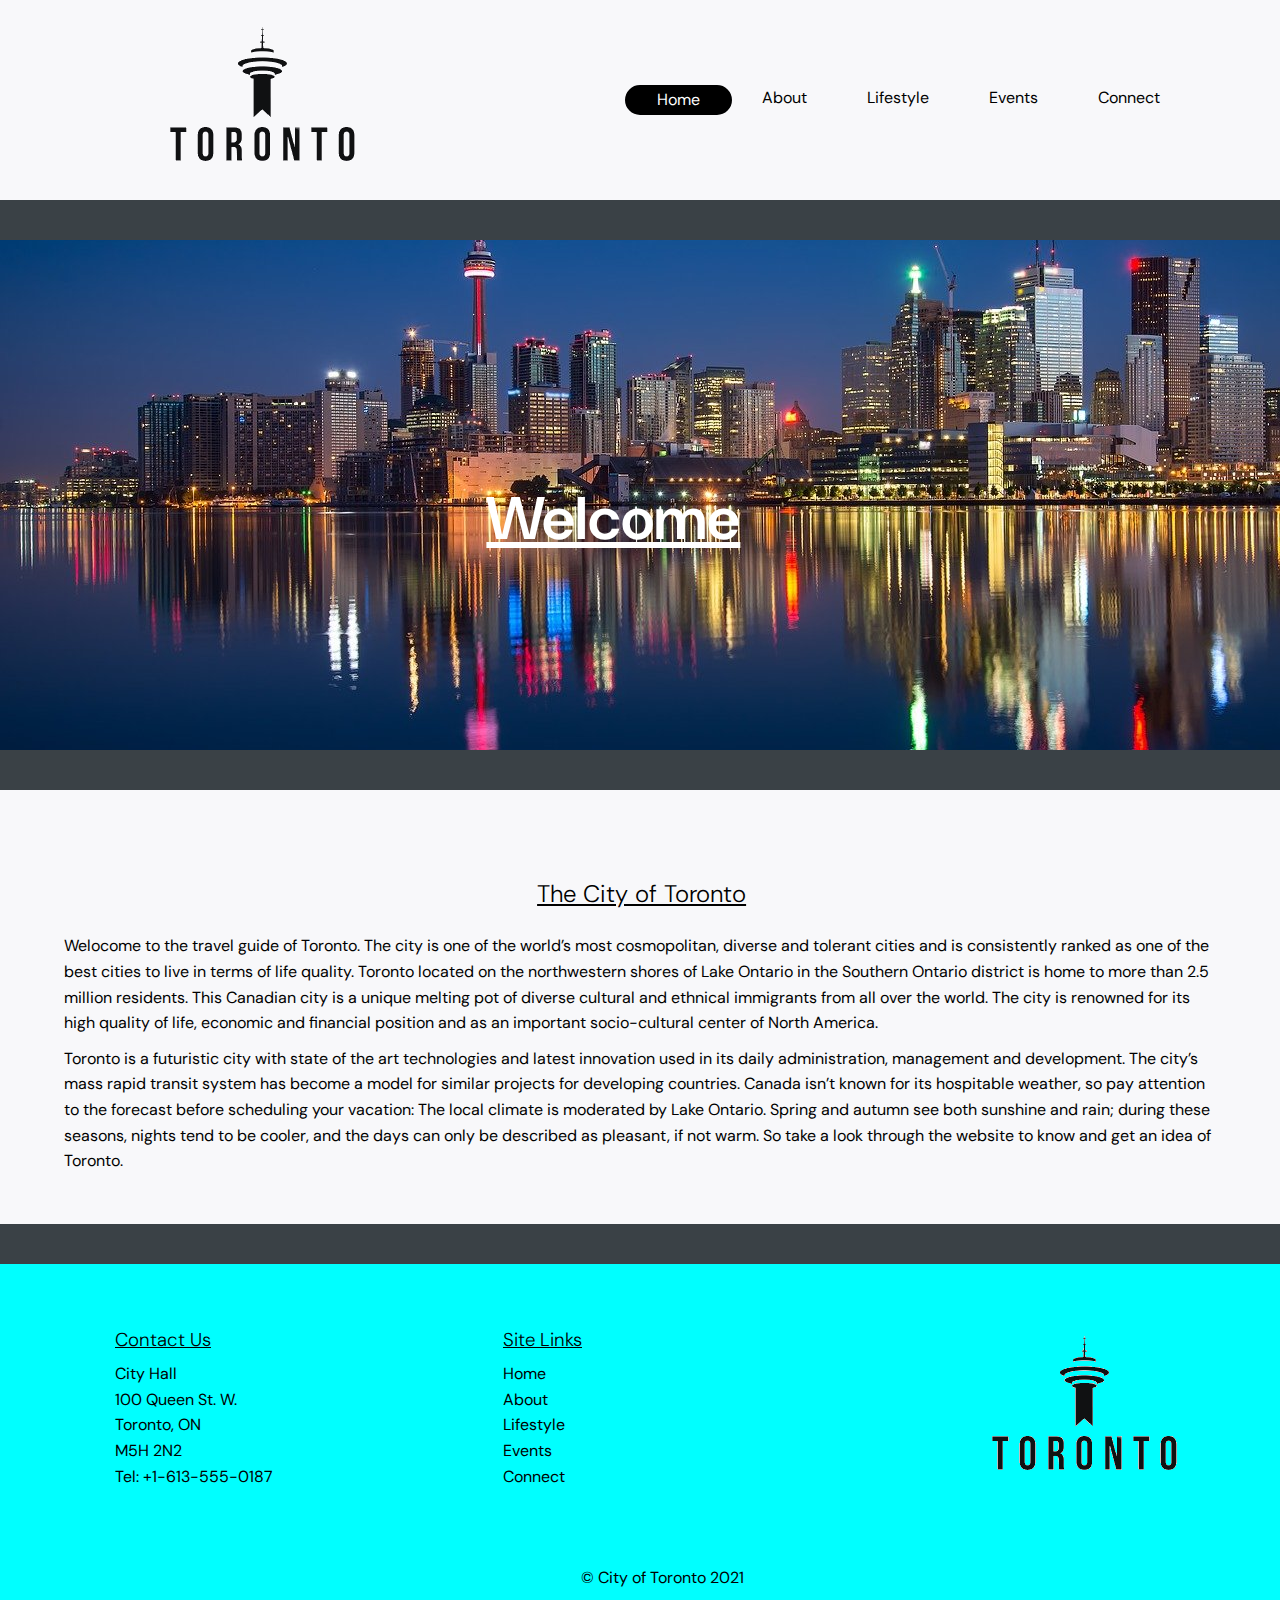
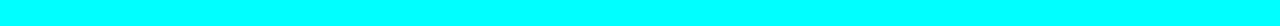
<file: index.html>
<!DOCTYPE html>
<html lang="en">
<head>
    <meta charset="UTF-8">
    <meta http-equiv="X-UA-Compatible" content="IE=edge">
    <meta name="viewport" content="width=device-width, initial-scale=1.0">
    <link rel="stylesheet" href="https://cdnjs.cloudflare.com/ajax/libs/font-awesome/5.15.3/css/all.min.css" integrity="sha512-iBBXm8fW90+nuLcSKlbmrPcLa0OT92xO1BIsZ+ywDWZCvqsWgccV3gFoRBv0z+8dLJgyAHIhR35VZc2oM/gI1w==" crossorigin="anonymous" />
    <link rel="stylesheet" href="style.css">
    <title>City Of Toronto</title>
    <link rel="icon" href="./images/Torontologo.png" type="image/x-icon">
</head>
<body>
    <header class="navbar">
        <div class="container flex">
            <img src="./images/Torontologo.png" alt="Toronto logo">
            <nav>
                <ul>
                    <li class="pagetab"><a href="index.html">Home</a></li>
                    <li><a href="about.html">About</a></li>
                    <li><a href="lifestyle.html">Lifestyle</a></li>
                    <li><a href="events.html">Events</a></li>
                    <li><a href="connect.html">Connect</a></li>
                </ul>
            </nav>
        </div>
    </header>
    
    <div class="divbar1">
    </div>

    <section class="mainimage">
        <img src="./images/homeimage.jpg" alt="homeimage">
        <h1>Welcome</h1>
    </section>

    <article>
        <h2>The City of Toronto</h2>
        <p>
            Welocome to the travel guide of Toronto. The city is one of the world’s most cosmopolitan, diverse and tolerant cities and is consistently ranked as one of the best cities to live in terms of life quality. Toronto located on the northwestern shores of Lake Ontario in the Southern Ontario district is home to more than 2.5 million residents. This Canadian city is a unique melting pot of diverse cultural and ethnical immigrants from all over the world. The city is renowned for its high quality of life, economic and financial position and as an important socio-cultural center of North America.
        </p>    
        <p>
            Toronto is a futuristic city with state of the art technologies and latest innovation used in its daily administration, management and development. The city’s mass rapid transit system has become a model for similar projects for developing countries. Canada isn’t known for its hospitable weather, so pay attention to the forecast before scheduling your vacation: The local climate is moderated by Lake Ontario. Spring and autumn see both sunshine and rain; during these seasons, nights tend to be cooler, and the days can only be described as pleasant, if not warm. So take a look through the website to know and get an idea of Toronto.
      
        </p>
    </article>

    <footer class="navbar">
        <div class="container2 flex2">
            <ul>
                <li><h3>Contact Us</h3></li>
                <li>City Hall</li>
                <li>100 Queen St. W.</li>
                <li>Toronto, ON</li>
                <li>M5H 2N2</li>
                <li>Tel: +1-613-555-0187</li>
            </ul>
            
            <nav>
                <ul>
                    <li><h3>Site Links</h3></li>
                    <li><a href="index.html">Home</a></li>
                    <li><a href="about.html">About</a></li>
                    <li><a href="lifestyle.html">Lifestyle</a></li>
                    <li><a href="events.html">Events</a></li>
                    <li><a href="connect.html">Connect</a></li>
                </ul>
            </nav>
            <img src="./images/Torontologo.png" alt="Torontologo">
        </div>

        
        <div class="socials">
            <a href="https://www.facebook.com/cityofto/"><i class="fab fa-facebook grow"></i></a>
            <a href="https://twitter.com/cityoftoronto"><i class="fab fa-twitter-square grow"></i></a>
            <a href="https://www.instagram.com/cityofto/"><i class="fab fa-instagram grow"></i></a>
            © City of Toronto 2021
        </div>
    </footer>
</body>
</html>
</file>
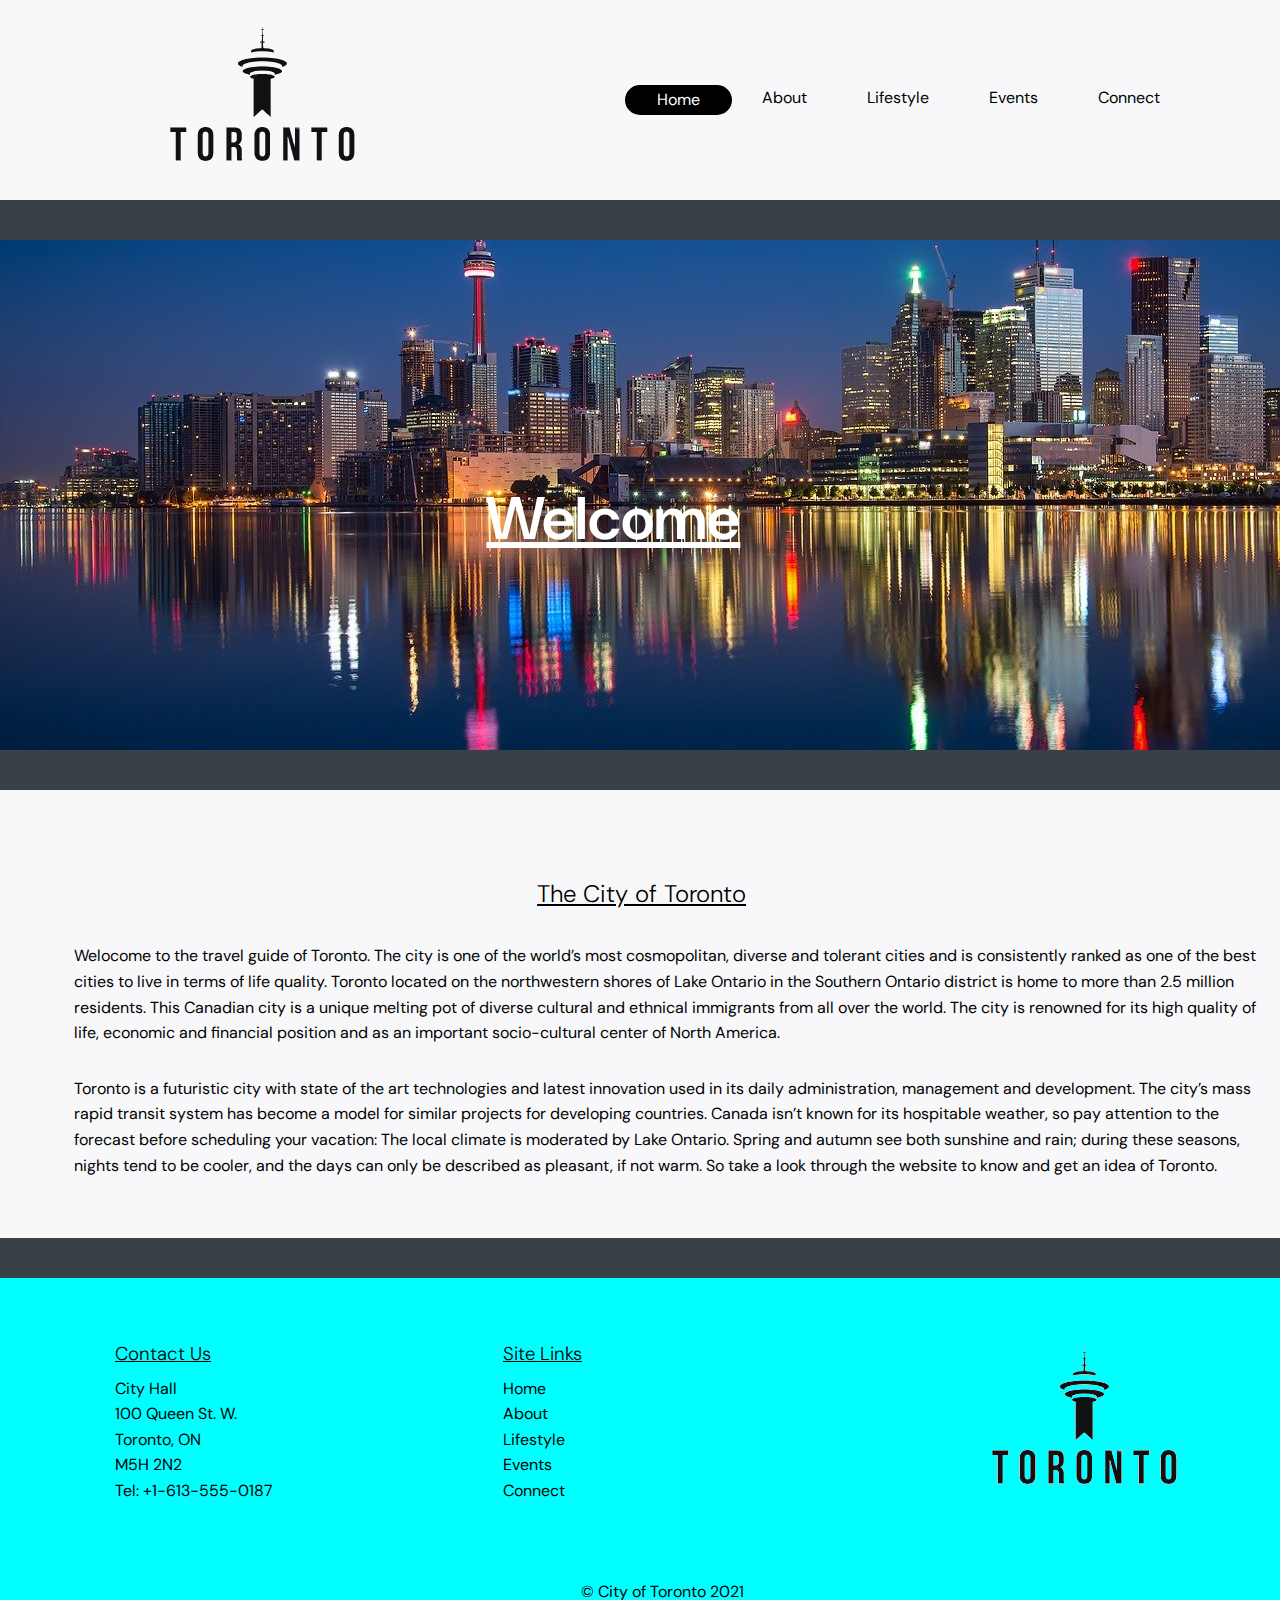
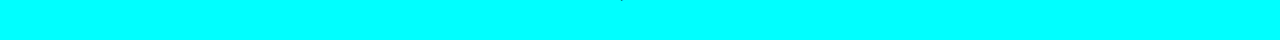
<file: Assignment/index.html>
<!DOCTYPE html>
<html lang="en">
<head>
    <meta charset="UTF-8">
    <meta http-equiv="X-UA-Compatible" content="IE=edge">
    <meta name="viewport" content="width=device-width, initial-scale=1.0">
    <link rel="stylesheet" href="https://cdnjs.cloudflare.com/ajax/libs/font-awesome/5.15.3/css/all.min.css" integrity="sha512-iBBXm8fW90+nuLcSKlbmrPcLa0OT92xO1BIsZ+ywDWZCvqsWgccV3gFoRBv0z+8dLJgyAHIhR35VZc2oM/gI1w==" crossorigin="anonymous" />
    <link rel="stylesheet" href="style.css">
    <title>City Of Toronto</title>
    <link rel="icon" href="./images/Torontologo.png" type="image/x-icon">
</head>
<body>
    <header class="navbar">
        <div class="container flex">
            <img src="./images/Torontologo.png" alt="Toronto logo">
            <nav>
                <ul>
                    <li class="pagetab"><a href="index.html">Home</a></li>
                    <li><a href="about.html">About</a></li>
                    <li><a href="lifestyle.html">Lifestyle</a></li>
                    <li><a href="events.html">Events</a></li>
                    <li><a href="connect.html">Connect</a></li>
                </ul>
            </nav>
        </div>
    </header>
    
    <div class="divbar1">
    </div>

    <section class="mainimage">
        <img src="./images/homeimage.jpg" alt="homeimage">
        <h1>Welcome</h1>
    </section>

    <article>
        <h2>The City of Toronto</h2>
        <p>
            Welocome to the travel guide of Toronto. The city is one of the world’s most cosmopolitan, diverse and tolerant cities and is consistently ranked as one of the best cities to live in terms of life quality. Toronto located on the northwestern shores of Lake Ontario in the Southern Ontario district is home to more than 2.5 million residents. This Canadian city is a unique melting pot of diverse cultural and ethnical immigrants from all over the world. The city is renowned for its high quality of life, economic and financial position and as an important socio-cultural center of North America.
        </p>    
        <p>
            Toronto is a futuristic city with state of the art technologies and latest innovation used in its daily administration, management and development. The city’s mass rapid transit system has become a model for similar projects for developing countries. Canada isn’t known for its hospitable weather, so pay attention to the forecast before scheduling your vacation: The local climate is moderated by Lake Ontario. Spring and autumn see both sunshine and rain; during these seasons, nights tend to be cooler, and the days can only be described as pleasant, if not warm. So take a look through the website to know and get an idea of Toronto.
      
        </p>
    </article>

    <footer class="navbar">
        <div class="container2 flex2">
            <ul>
                <li><h3>Contact Us</h3></li>
                <li>City Hall</li>
                <li>100 Queen St. W.</li>
                <li>Toronto, ON</li>
                <li>M5H 2N2</li>
                <li>Tel: +1-613-555-0187</li>
            </ul>
            
            <nav>
                <ul>
                    <li><h3>Site Links</h3></li>
                    <li><a href="index.html">Home</a></li>
                    <li><a href="about.html">About</a></li>
                    <li><a href="lifestyle.html">Lifestyle</a></li>
                    <li><a href="events.html">Events</a></li>
                    <li><a href="connect.html">Connect</a></li>
                </ul>
            </nav>
            <img src="./images/Torontologo.png" alt="Torontologo">
        </div>

        
        <div class="socials">
            <a href="https://www.facebook.com/cityofto/"><i class="fab fa-facebook grow"></i></a>
            <a href="https://twitter.com/cityoftoronto"><i class="fab fa-twitter-square grow"></i></a>
            <a href="https://www.instagram.com/cityofto/"><i class="fab fa-instagram grow"></i></a>
            © City of Toronto 2021
        </div>
    </footer>
</body>
</html>
</file>
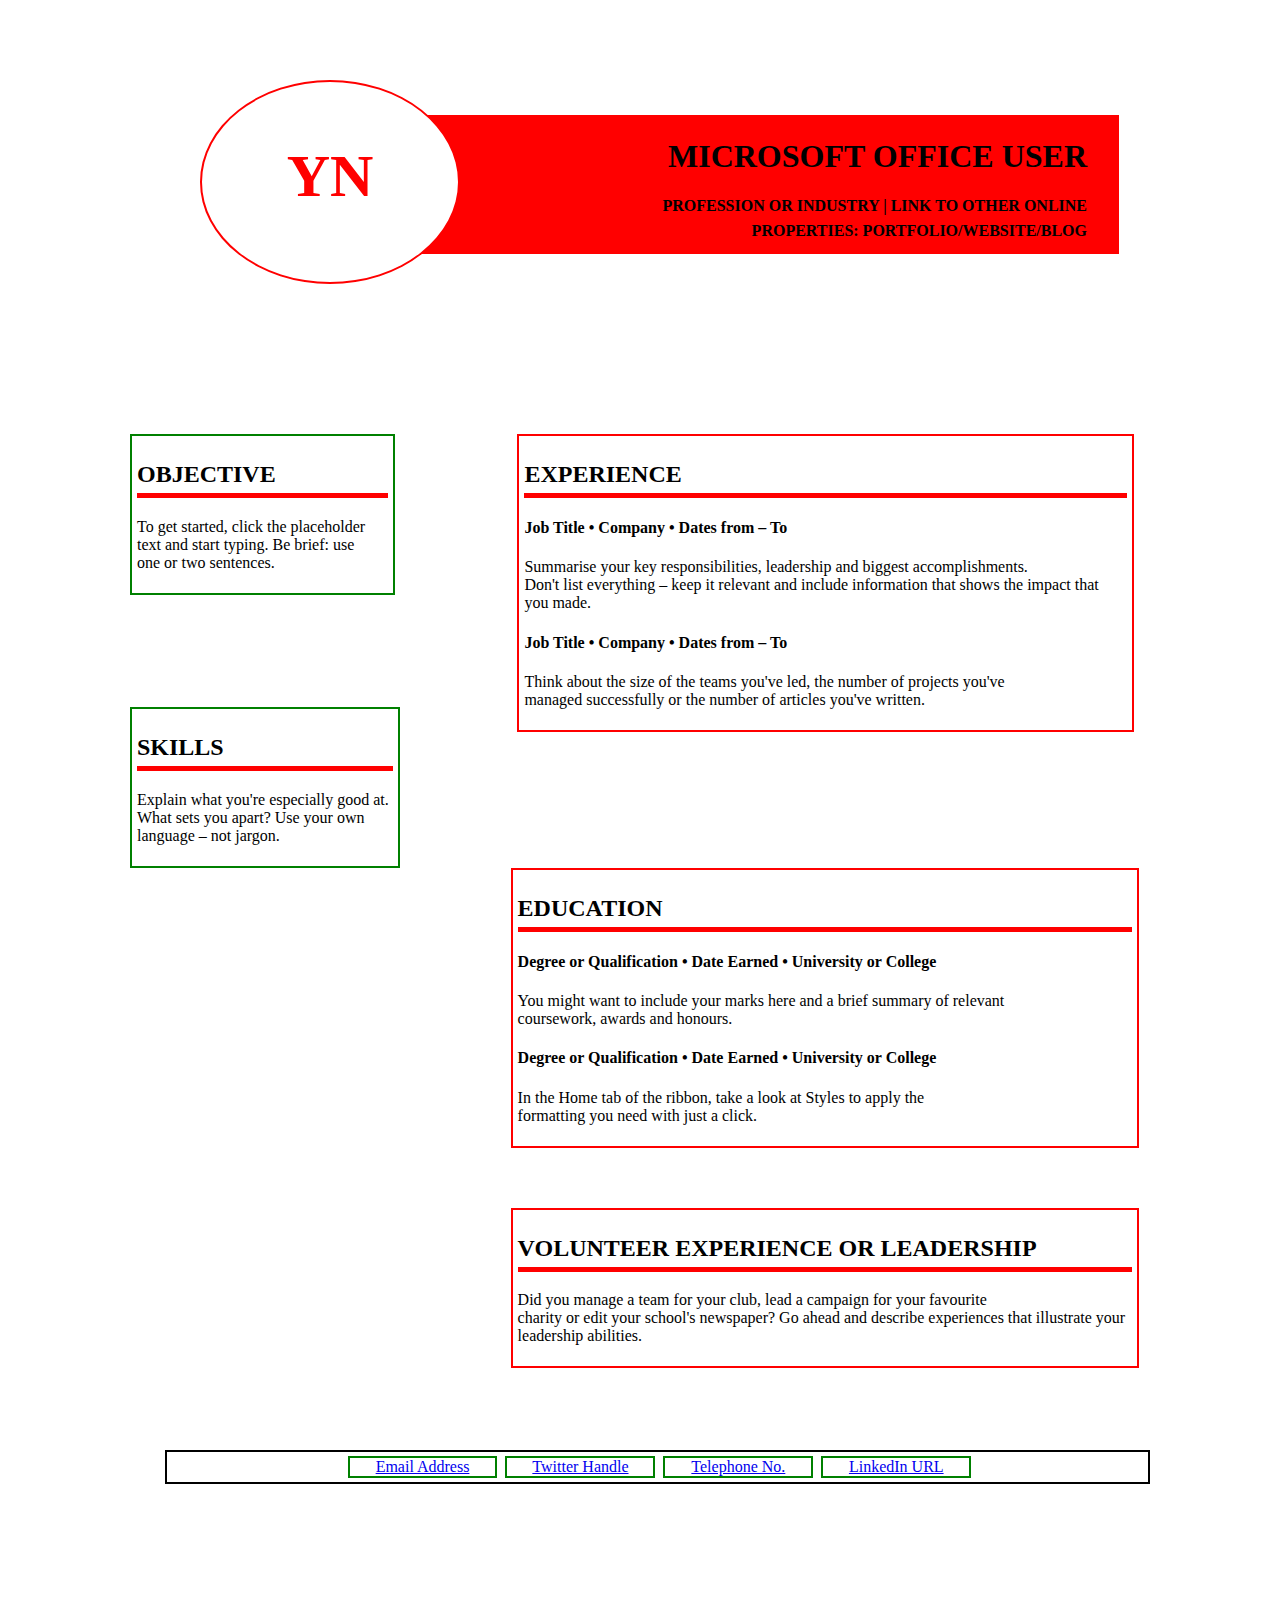
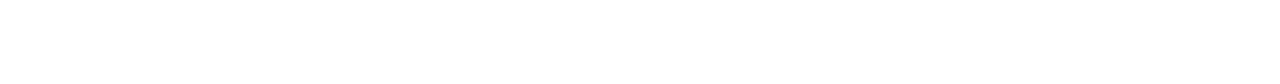
<file: resume html/index.html>
<!DOCTYPE html>
<html>
<head>
  <title>resume</title>
</head>
<body style=" width: 80%; margin-top: 80px; margin-left: 120px; margin-right: 20px; margin-bottom: 200px;">
<div>
<header style="border: 2px solid red; border-radius: 50%; float: left; width: 20%; height: 200px; position: absolute; left: 200px; background-color: white;">
  <h1 style="text-align: center; padding-top: 20px; font-size: 60px; color: red; ">YN</h1>
</header>
<header style="border: 2px solid red; float: right; width: 75%; height: 125px; margin-bottom: 180px; margin-top: 35px; margin-right: 25px; background-color: red; position: relative; z-index: -1; padding-bottom: 10px;">
  <h1 style="text-align: right; padding-right: 30px;">MICROSOFT OFFICE USER</h1>
  <h4 style="text-align: right; padding-right: 30px; ;">PROFESSION OR INDUSTRY | LINK TO OTHER ONLINE <p style="line-height: 0px">PROPERTIES: PORTFOLIO/WEBSITE/BLOG</p></h4>
</header>
</div>
<br>
  <section style="width: 98%; margin-top: 20px; padding: 10px;">
    <aside style="width: 25%; border: 2px solid green; height: 100%; display: inline-block; padding: 5px;">
      <h2 style="border-bottom: 5px solid red; padding-bottom: 5px;">OBJECTIVE</h2>
      <p>To get started, click the placeholder text and start typing. Be brief: use<br>one or two sentences.
      </p>
    </aside>

    <article style="width: 60%; border: 2px solid red; height: 100%; float: right; display: inline-block; padding: 5px;">
      <h2 style="border-bottom: 5px solid red; padding-bottom: 5px;">EXPERIENCE</h2>
      <h4>Job Title &bull; Company &bull; Dates from – To</h4>
      <p>Summarise your key responsibilities, leadership and biggest accomplishments.<br>Don't list everything – keep it relevant and include information that shows the impact that you made.
      </p>
      <h4>Job Title &bull; Company &bull; Dates from – To</h4>
      <p>Think about the size of the teams you've led, the number of projects you've <br> managed successfully or the number of articles you've written.
      </p>
    </article>
  </section>

<br> <br> <br> <br>

  <section style="width: 100%; margin-top: 20px; padding: 10px;">
    <aside style="width: 25%; border: 2px solid green; height: 100%; display: inline-block; padding: 5px;">
      <h2 style="border-bottom: 5px solid red; padding-bottom: 5px;">SKILLS</h2>
      <p>Explain what you're especially good at. What sets you apart? Use your own<br> language – not jargon.</p>
    </aside>

    <article style="width: 60%; border: 2px solid red; height: 100%; margin-right: 15px; float: right; display: inline-block; padding: 5px;">
      <h2 style="border-bottom: 5px solid red; padding-bottom: 5px;">EDUCATION</h2>
      <h4>Degree or Qualification &bull; Date Earned &bull; University or College</h4>
      <p>You might want to include your marks here and a brief summary of relevant <br>coursework, awards and honours.
      </p>

      <h4>Degree or Qualification &bull; Date Earned &bull; University or College</h4>
      <p>In the Home tab of the ribbon, take a look at Styles to apply the <br>formatting you need with just a click.
      </p>
    </article>
    </section>

<br> <br> <br> <br>

  <section style="width: 100%; margin-top: 20px; padding: 10px;">
    <article style="width: 60%; border: 2px solid red; height: 100%; margin: 60px 15px 20px 20px; float: right; display: inline-block; padding: 5px;">
      <h2 style="border-bottom: 5px solid red; padding-bottom: 5px;">VOLUNTEER EXPERIENCE OR LEADERSHIP</h2>
      <p>Did you manage a team for your club, lead a campaign for your favourite <br>charity or edit your school's newspaper? Go ahead and describe experiences that illustrate your leadership abilities.</p>
    </article>
  </section>

        <nav style="width: 95%; padding: 4px; border: 2px solid black; margin-top: 460px; margin-left: 45px;text-align: center;">
          <a href="https://login.yahoo.com/" style="display:inline-block; width: 15%; border: 2px solid green; margin-left: 4px;">Email Address</a>
          <a href="https://twitter.com/?lang=en" style="display:inline-block; width: 15%; border: 2px solid green; margin-left: 4px;">Twitter Handle</a>
          <a href="./telephone.html" style="display:inline-block; width: 15%; border: 2px solid green; margin-left: 4px;">Telephone No.</a>
          <a href="https://www.linkedin.com/" style="display:inline-block; width: 15%; border: 2px solid green; margin-left: 4px;">LinkedIn URL</a>
        </nav>

</body>
</html>
</file>
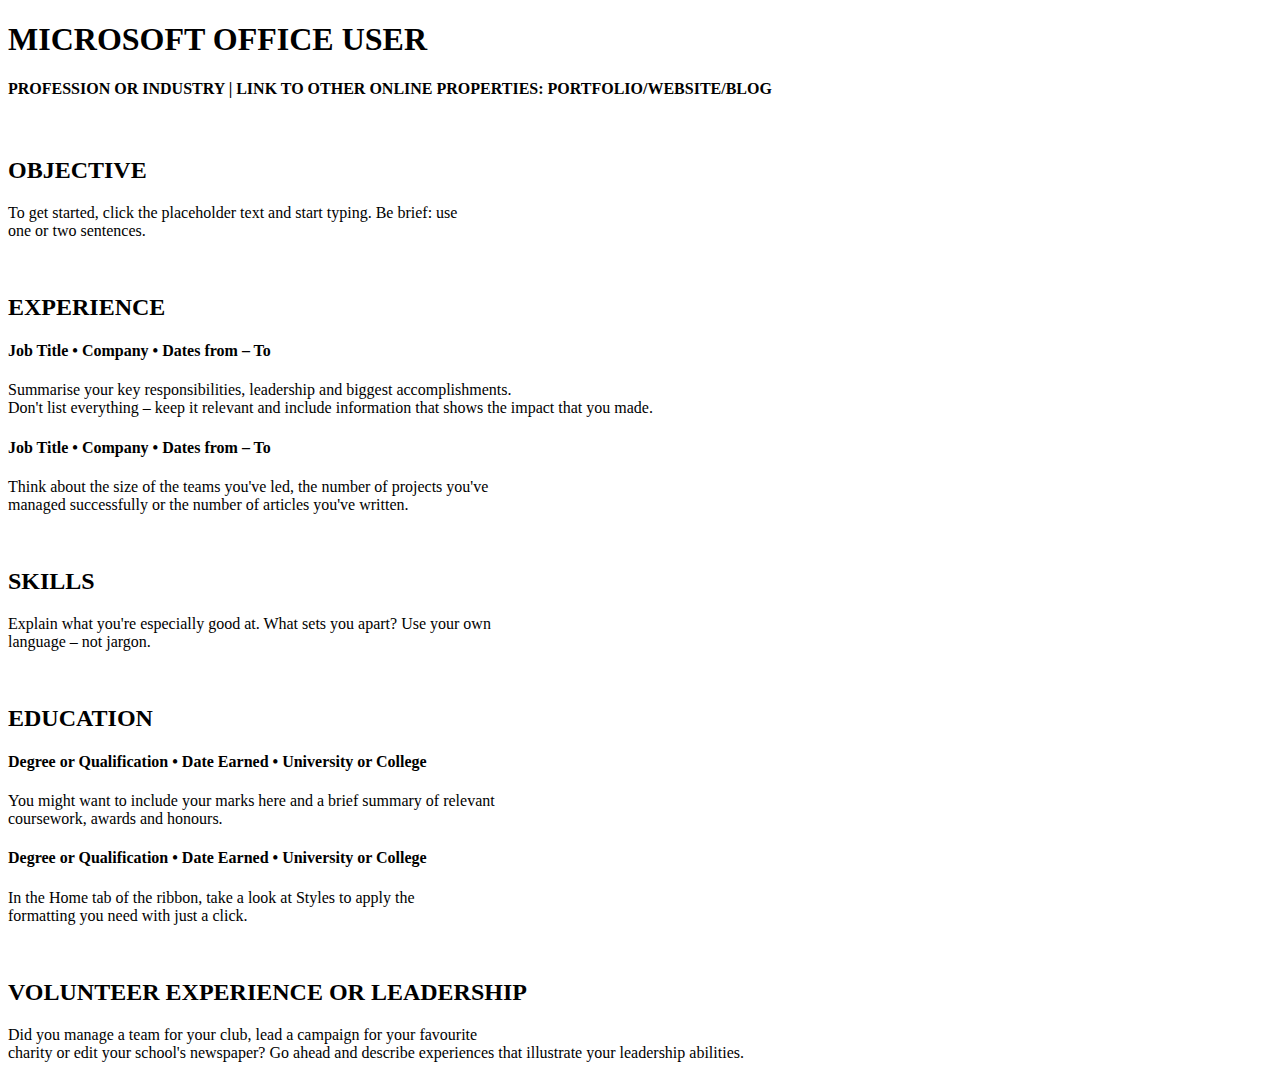
<file: 1stresume.html>
<!DOCTYPE html>
<html>
<head>
  <title>resume</title>
</head>
<body>
<header>
  <h1>MICROSOFT OFFICE USER</h1>
  <h4>PROFESSION OR INDUSTRY | LINK TO OTHER ONLINE PROPERTIES: PORTFOLIO/WEBSITE/BLOG</h4>
</header>
<br>
<div>
  <h2>OBJECTIVE</h2>
  <p>To get started, click the placeholder text and start typing. Be brief: use<br>one or two sentences.
  </p>
</div>
<br>
<div>
  <h2>EXPERIENCE</h2>
  <h4>Job Title &bull; Company &bull; Dates from – To</h4>
  <p>Summarise your key responsibilities, leadership and biggest accomplishments.<br>Don't list everything – keep it relevant and include information that shows the impact that you made.
  </p>

  <h4>Job Title &bull; Company &bull; Dates from – To</h4>
  <p>Think about the size of the teams you've led, the number of projects you've <br>managed successfully or the number of articles you've written.
  </p>
</div>
<br>
<div>
  <h2>SKILLS</h2>
  <p>Explain what you're especially good at. What sets you apart? Use your own<br> language – not jargon.</p>
  </div>
<br>
<div>
  <h2>EDUCATION</h2>
  <h4>Degree or Qualification &bull; Date Earned &bull; University or College</h4>
  <p>You might want to include your marks here and a brief summary of relevant <br>coursework, awards and honours.
  </p>

  <h4>Degree or Qualification &bull; Date Earned &bull; University or College</h4>
  <p>In the Home tab of the ribbon, take a look at Styles to apply the <br>formatting you need with just a click.
  </p>
</div>
<br>
<div>
  <h2>VOLUNTEER EXPERIENCE OR LEADERSHIP</h2>
  <p>Did you manage a team for your club, lead a campaign for your favourite <br>charity or edit your school's newspaper? Go ahead and describe experiences that illustrate your leadership abilities.</p>
</div>
</body>
</html>
</file>
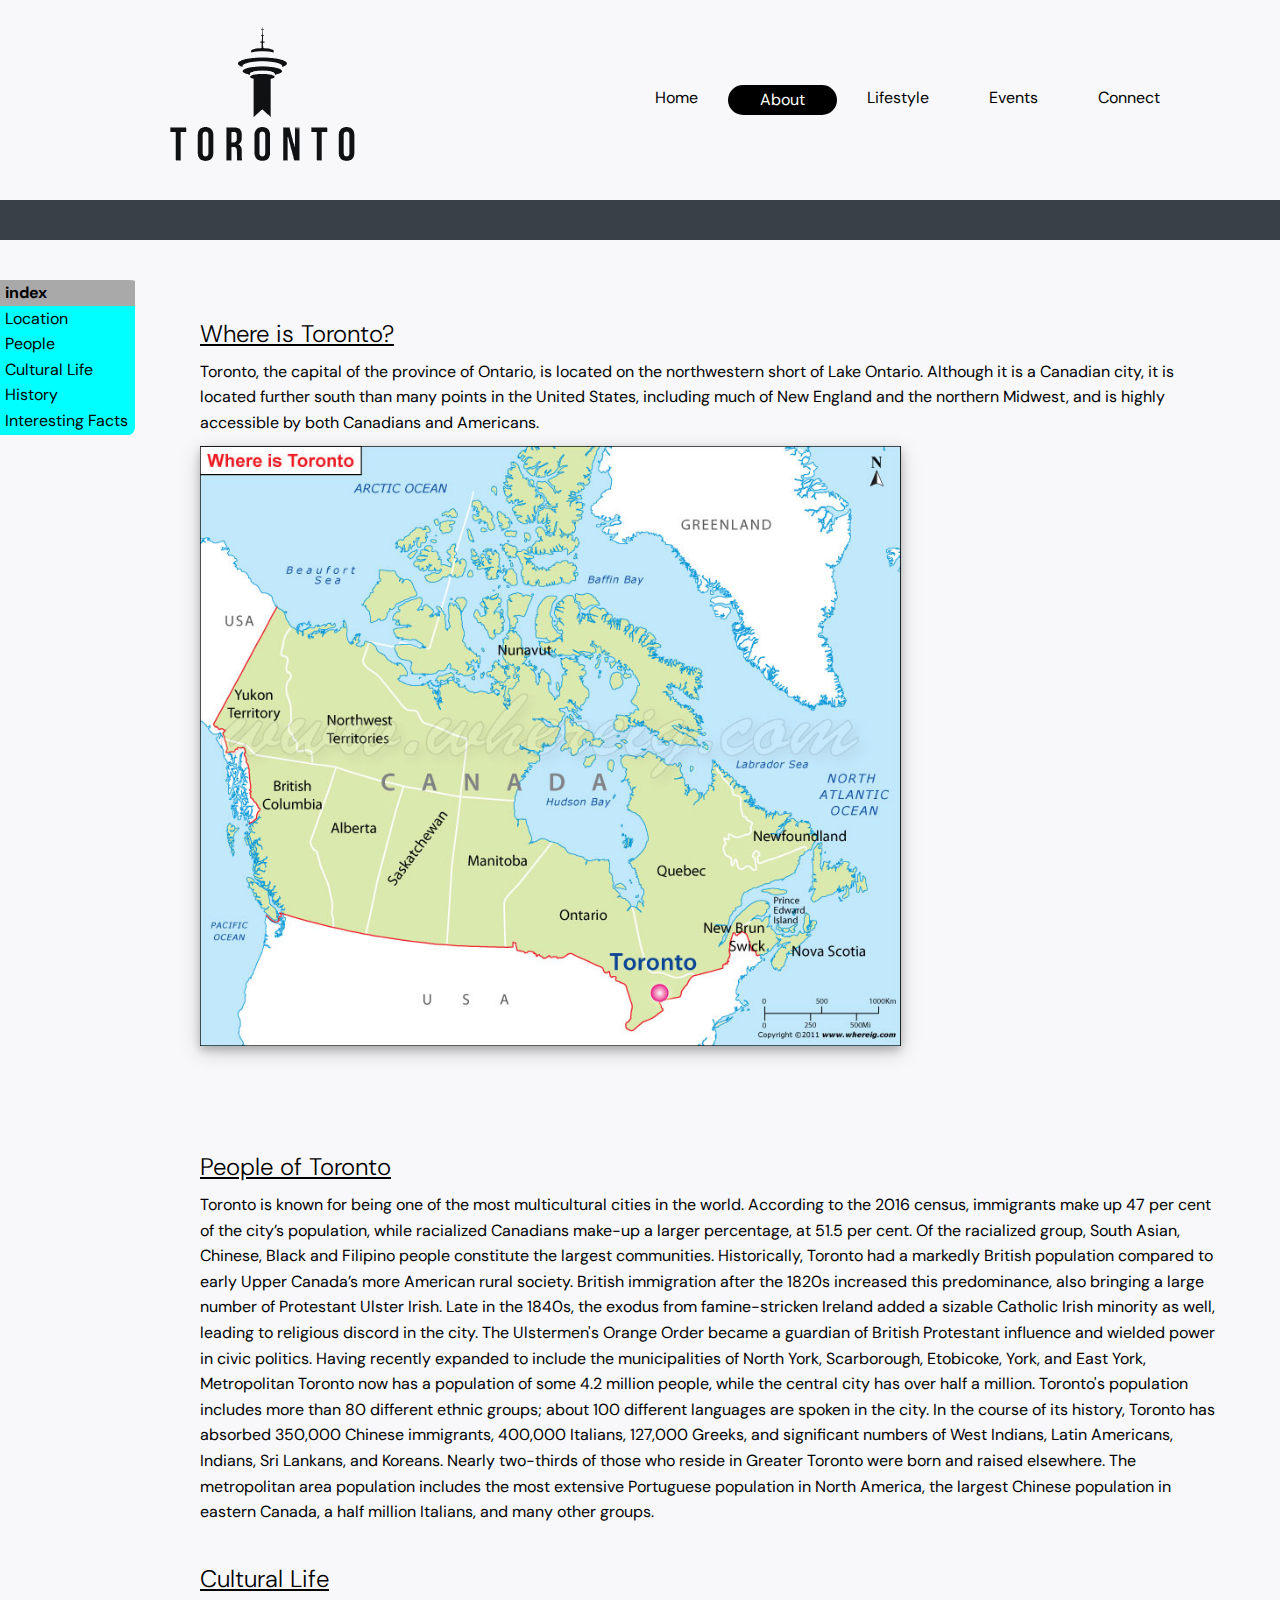
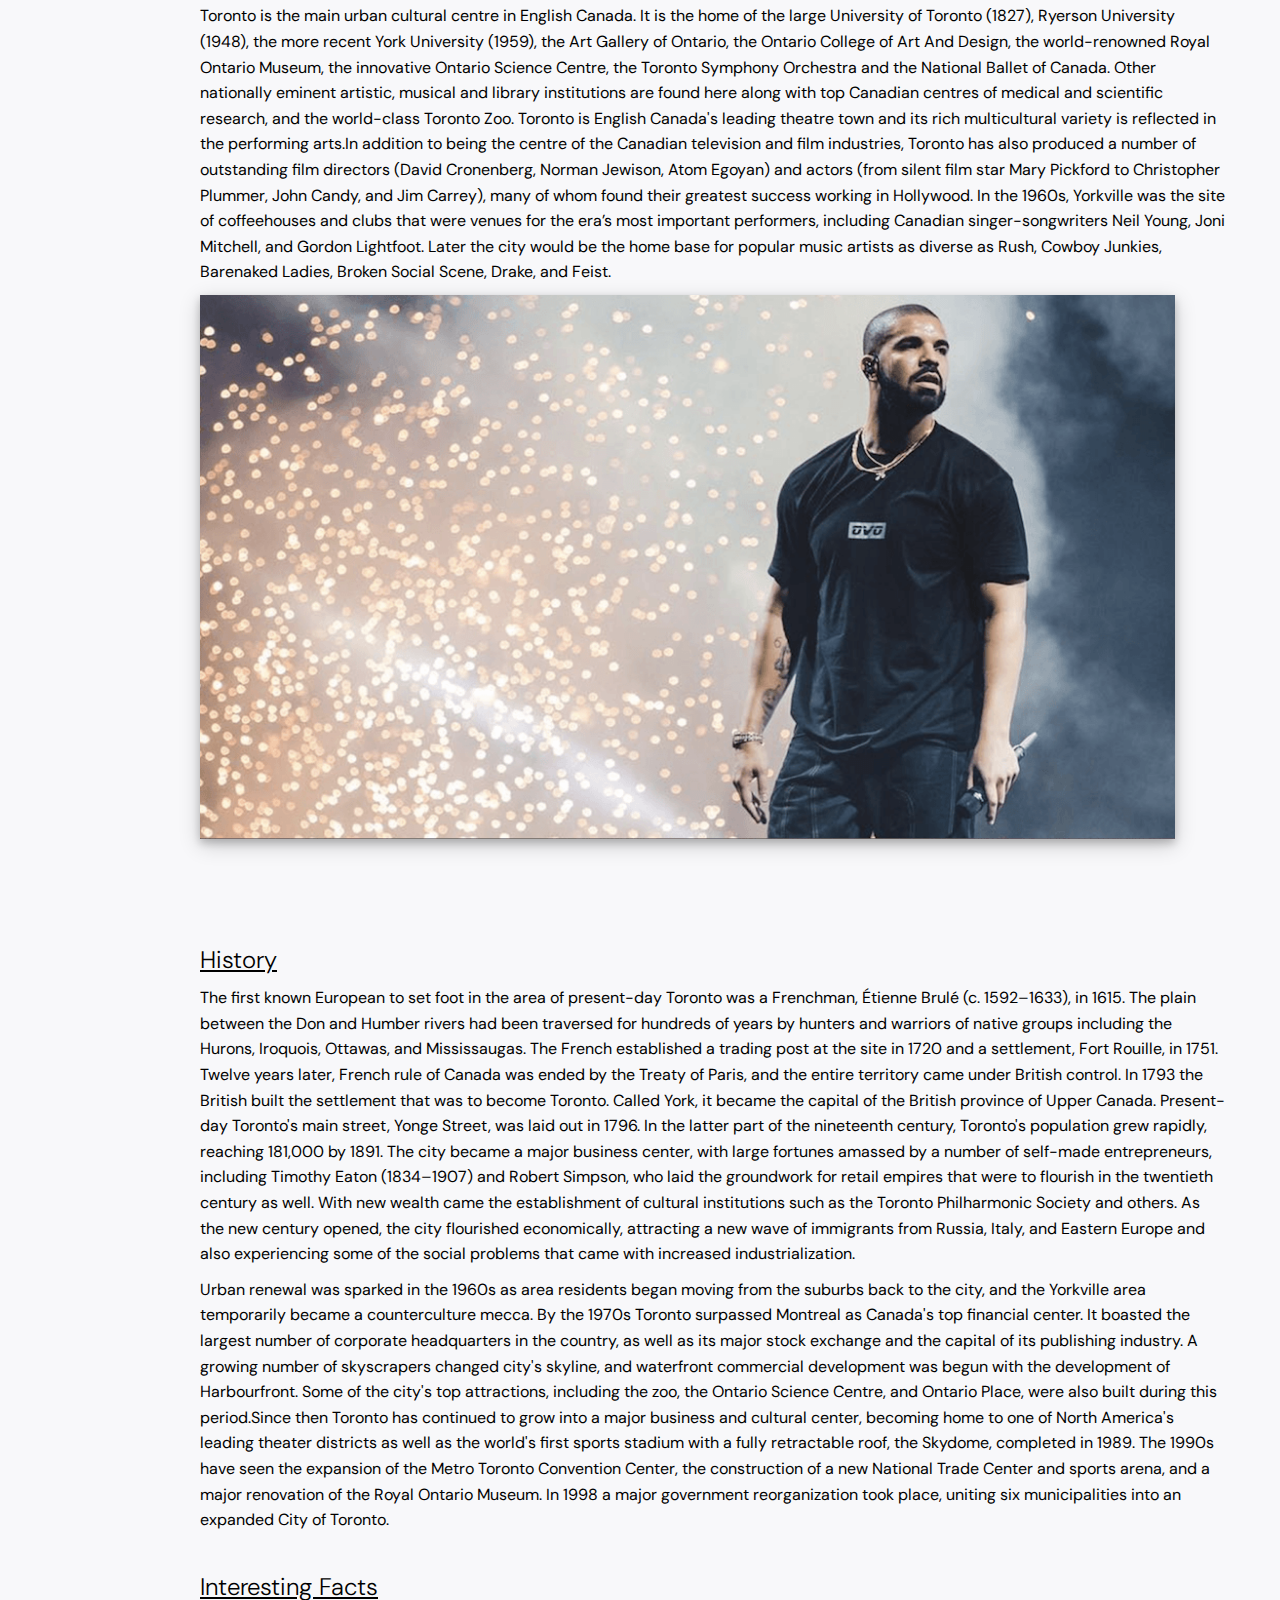
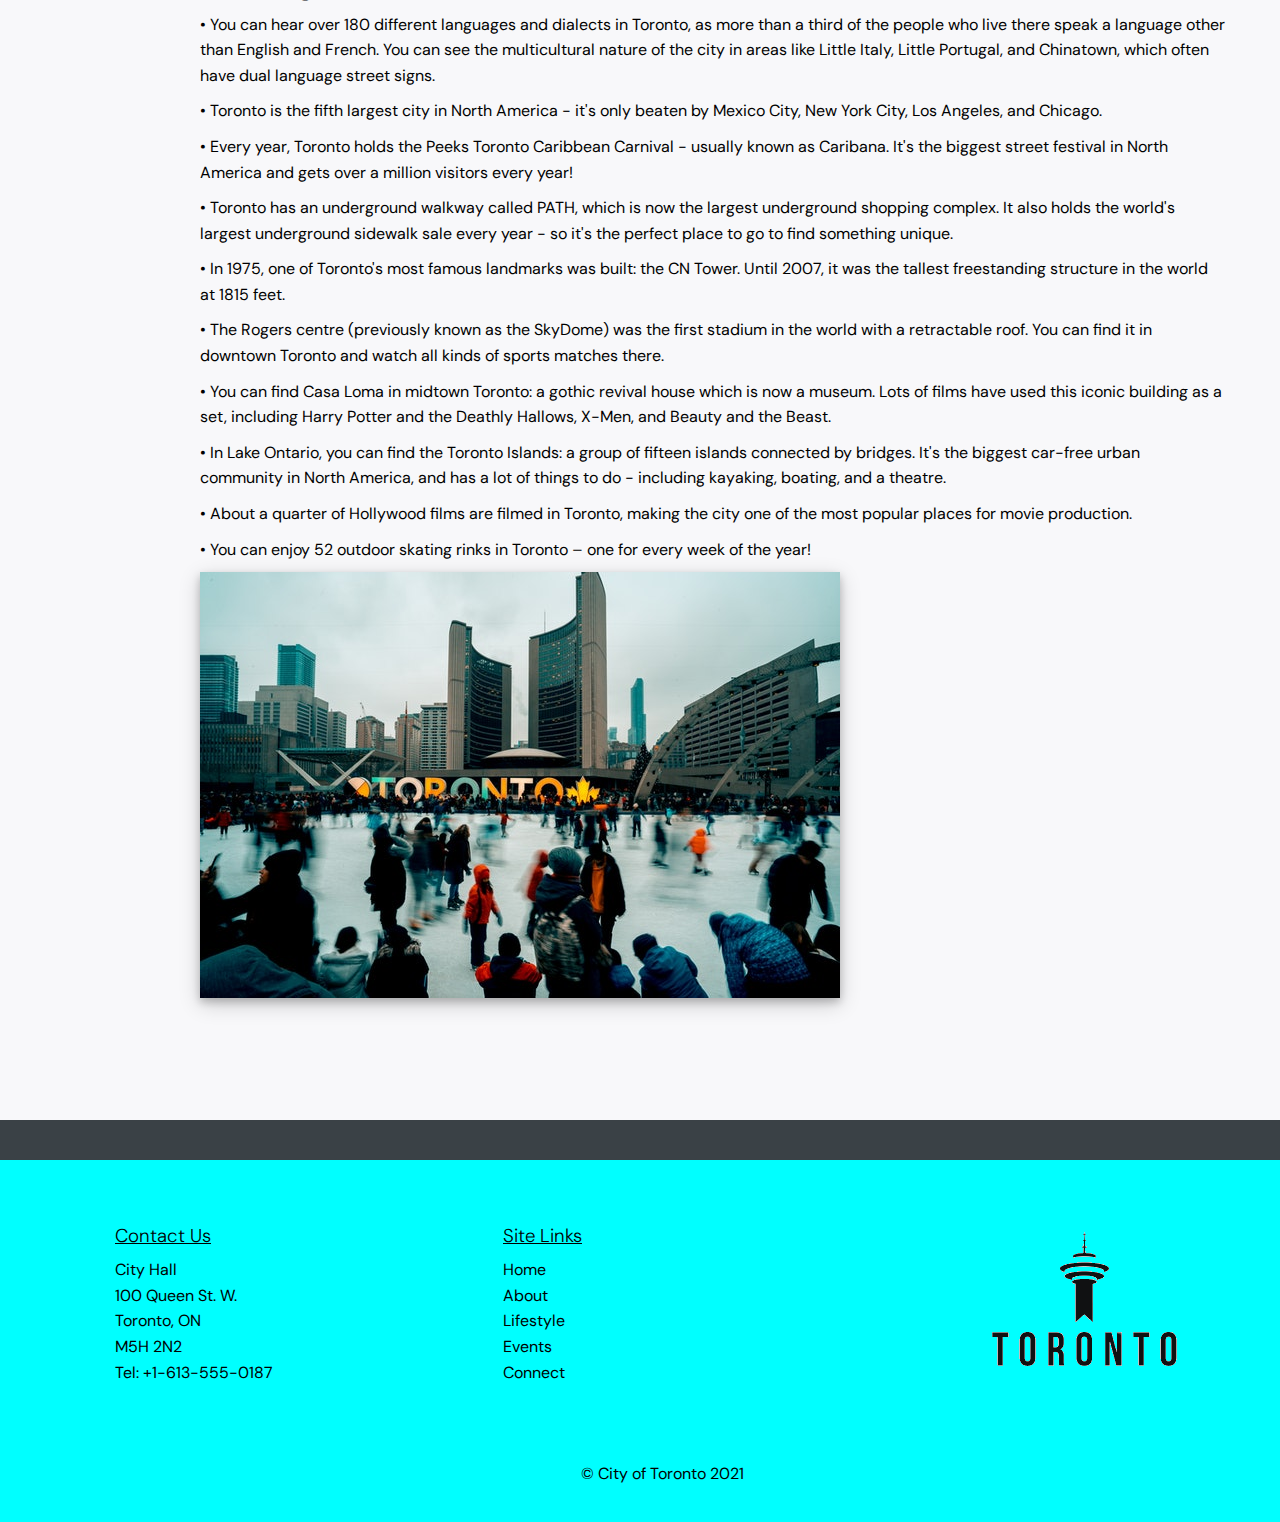
<file: about.html>
<!DOCTYPE html>
<html lang="en">
<head>
    <meta charset="UTF-8">
    <meta http-equiv="X-UA-Compatible" content="IE=edge">
    <meta name="viewport" content="width=device-width, initial-scale=1.0">  
    <link rel="stylesheet" href="https://cdnjs.cloudflare.com/ajax/libs/font-awesome/5.15.3/css/all.min.css" integrity="sha512-iBBXm8fW90+nuLcSKlbmrPcLa0OT92xO1BIsZ+ywDWZCvqsWgccV3gFoRBv0z+8dLJgyAHIhR35VZc2oM/gI1w==" crossorigin="anonymous" />
    <link rel="stylesheet" href="style.css">   
    <title>About Toronto</title>
    <link rel="icon" href="./images/Torontologo.png" type="image/x-icon">
</head>
<body>
    <header class="navbar">
        <div class="container flex">
            <img src="./images/Torontologo.png" alt="Toronto logo">
            <nav>
                <ul>
                    <li><a href="index.html">Home</a></li>
                    <li class="pagetab"><a href="about.html">About</a></li>
                    <li><a href="lifestyle.html">Lifestyle</a></li>
                    <li><a href="events.html">Events</a></li>
                    <li><a href="connect.html">Connect</a></li>
                </ul>
            </nav>
        </div>
    </header>
    
    <div class="divbar1">
    </div>
   
    <div class="wrapper">
        <div class="page">
        <aside class="sidebar">
            <h4>index</h4>
            <a href="#Location">Location</a>
            <a href="#People">People</a>
            <a href="#Culture">Cultural Life</a>
            <a href="#History">History</a>
            <a href="#Facts">Interesting Facts</a>
        </aside>
    
        
            <section class="main-s">
                <h2 id="Location">Where is Toronto?</h2>
                <p>
                    Toronto, the capital of the province of Ontario, is located on the northwestern short of Lake Ontario. Although it is a Canadian city, it is located further south than many points in the United States, including much of New England and the northern Midwest, and is highly accessible by both Canadians and Americans.
                </p>
                <img src="./images/toronto-location-map.jpg" alt="map">

                <h2 id="People">People of Toronto</h2>
                <p>
                    Toronto is known for being one of the most multicultural cities in the world. According to the 2016 census, immigrants make up 47 per cent of the city’s population, while racialized Canadians make-up a larger percentage, at 51.5 per cent. Of the racialized group, South Asian, Chinese, Black and Filipino people constitute the largest communities.
                    Historically, Toronto had a markedly British population compared to early Upper Canada’s more American rural society. British immigration after the 1820s increased this predominance, also bringing a large number of Protestant Ulster Irish. Late in the 1840s, the exodus from famine-stricken Ireland added a sizable Catholic Irish minority as well, leading to religious discord in the city. The Ulstermen's Orange Order became a guardian of British Protestant influence and wielded power in civic politics. Having recently expanded to include the municipalities of North York, Scarborough, Etobicoke, York, and East York, Metropolitan Toronto now has a population of some 4.2 million people, while the central city has over half a million. Toronto's population includes more than 80 different ethnic groups; about 100 different languages are spoken in the city. In the course of its history, Toronto has absorbed 350,000 Chinese immigrants, 400,000 Italians, 127,000 Greeks, and significant numbers of West Indians, Latin Americans, Indians, Sri Lankans, and Koreans. Nearly two-thirds of those who reside in Greater Toronto were born and raised elsewhere. The metropolitan area population includes the most extensive Portuguese population in North America, the largest Chinese population in eastern Canada, a half million Italians, and many other groups.
                </p>

                <h2 id="Culture">Cultural Life</h2>
                <p>
                    Toronto is the main urban cultural centre in English Canada. It is the home of the large University of Toronto (1827), Ryerson University (1948), the more recent York University (1959), the Art Gallery of Ontario, the  Ontario College of Art And Design, the world-renowned Royal Ontario Museum, the innovative Ontario Science Centre, the Toronto Symphony Orchestra and the National Ballet of Canada. Other nationally eminent artistic, musical and library institutions are found here along with top Canadian centres of medical and scientific research, and the world-class Toronto Zoo. Toronto is English Canada's leading theatre town and its rich multicultural variety is reflected in the performing arts.In addition to being the centre of the Canadian television and film industries, Toronto has also produced a number of outstanding film directors (David Cronenberg, Norman Jewison, Atom Egoyan) and actors (from silent film star Mary Pickford to Christopher Plummer, John Candy, and Jim Carrey), many of whom found their greatest success working in Hollywood. In the 1960s, Yorkville was the site of coffeehouses and clubs that were venues for the era’s most important performers, including Canadian singer-songwriters Neil Young, Joni Mitchell, and Gordon Lightfoot. Later the city would be the home base for popular music artists as diverse as Rush, Cowboy Junkies, Barenaked Ladies, Broken Social Scene, Drake, and Feist.
                </p>
                <img src="./images/drake.png" alt="drake">

                <h2 id="History">History</h2>
                <p>
                    The first known European to set foot in the area of present-day Toronto was a Frenchman, Étienne Brulé (c. 1592–1633), in 1615. The plain between the Don and Humber rivers had been traversed for hundreds of years by hunters and warriors of native groups including the Hurons, Iroquois, Ottawas, and Mississaugas. The French established a trading post at the site in 1720 and a settlement, Fort Rouille, in 1751. Twelve years later, French rule of Canada was ended by the Treaty of Paris, and the entire territory came under British control. In 1793 the British built the settlement that was to become Toronto. Called York, it became the capital of the British province of Upper Canada. Present-day Toronto's main street, Yonge Street, was laid out in 1796. In the latter part of the nineteenth century, Toronto's population grew rapidly, reaching 181,000 by 1891. The city became a major business center, with large fortunes amassed by a number of self-made entrepreneurs, including Timothy Eaton (1834–1907) and Robert Simpson, who laid the groundwork for retail empires that were to flourish in the twentieth century as well. With new wealth came the establishment of cultural institutions such as the Toronto Philharmonic Society and others. As the new century opened, the city flourished economically, attracting a new wave of immigrants from Russia, Italy, and Eastern Europe and also experiencing some of the social problems that came with increased industrialization.
                </p>
                <p>
                    Urban renewal was sparked in the 1960s as area residents began moving from the suburbs back to the city, and the Yorkville area temporarily became a counterculture mecca. By the 1970s Toronto surpassed Montreal as Canada's top financial center. It boasted the largest number of corporate headquarters in the country, as well as its major stock exchange and the capital of its publishing industry. A growing number of skyscrapers changed city's skyline, and waterfront commercial development was begun with the development of Harbourfront. Some of the city's top attractions, including the zoo, the Ontario Science Centre, and Ontario Place, were also built during this period.Since then Toronto has continued to grow into a major business and cultural center, becoming home to one of North America's leading theater districts as well as the world's first sports stadium with a fully retractable roof, the Skydome, completed in 1989. The 1990s have seen the expansion of the Metro Toronto Convention Center, the construction of a new National Trade Center and sports arena, and a major renovation of the Royal Ontario Museum. In 1998 a major government reorganization took place, uniting six municipalities into an expanded City of Toronto.
                </p>

                <h2 id="Facts">Interesting Facts</h2>
                <p>
                    &bull; You can hear over 180 different languages and dialects in Toronto, as more than a third of the people who live there speak a language other than English and French. You can see the multicultural nature of the city in areas like Little Italy, Little Portugal, and Chinatown, which often have dual language street signs.
                </p>
                <p>
                    &bull; Toronto is the fifth largest city in North America - it's only beaten by Mexico City, New York City, Los Angeles, and Chicago.
                </p>
                <p>
                    &bull;  Every year, Toronto holds the Peeks Toronto Caribbean Carnival - usually known as Caribana. It's the biggest street festival in North America and gets over a million visitors every year!
                </p>
                <p>
                    &bull; Toronto has an underground walkway called PATH, which is now the largest underground shopping complex. It also holds the world's largest underground sidewalk sale every year - so it's the perfect place to go to find something unique.
                </p>
                <p>
                    &bull; In 1975, one of Toronto's most famous landmarks was built: the CN Tower. Until 2007, it was the tallest freestanding structure in the world at 1815 feet.
                </p>
                <p>
                    &bull; The Rogers centre (previously known as the SkyDome) was the first stadium in the world with a retractable roof. You can find it in downtown Toronto and watch all kinds of sports matches there.
                </p>
                <p>
                    &bull; You can find Casa Loma in midtown Toronto: a gothic revival house which is now a museum. Lots of films have used this iconic building as a set, including Harry Potter and the Deathly Hallows, X-Men, and Beauty and the Beast.
                </p>
                <p>
                    &bull; In Lake Ontario, you can find the Toronto Islands: a group of fifteen islands connected by bridges. It's the biggest car-free urban community in North America, and has a lot of things to do - including kayaking, boating, and a theatre.
                </p>
                <p>
                    &bull; About a quarter of Hollywood films are filmed in Toronto, making the city one of the most popular places for movie production.
                </p>
                <p>
                    &bull; You can enjoy 52 outdoor skating rinks in Toronto – one for every week of the year!
                </p>
                <img src="./images/skating.jpg" alt="skating">
            </section>
        </div>
    </div>
    

    <footer class="navbar">
        <div class="container2 flex2">
            <ul>
                <li><h3>Contact Us</h3></li>
                <li>City Hall</li>
                <li>100 Queen St. W.</li>
                <li>Toronto, ON</li>
                <li>M5H 2N2</li>
                <li>Tel: +1-613-555-0187</li>
            </ul>
            
            
            <ul>
                <li><h3>Site Links</h3></li>
                <li><a href="index.html">Home</a></li>
                <li><a href="about.html">About</a></li>
                <li><a href="lifestyle.html">Lifestyle</a></li>
                <li><a href="events.html">Events</a></li>
                <li><a href="connect.html">Connect</a></li>
            </ul>
            <img src="./images/Torontologo.png" alt="Torontologo">
        </div>

        
        <div class="socials">
            <a href="https://www.facebook.com/cityofto/"><i class="fab fa-facebook grow"></i></a>
            <a href="https://twitter.com/cityoftoronto"><i class="fab fa-twitter-square grow"></i></a>
            <a href="https://www.instagram.com/cityofto/"><i class="fab fa-instagram grow"></i></a>
            © City of Toronto 2021
        </div>
    </footer>
</body>
</html>
</file>
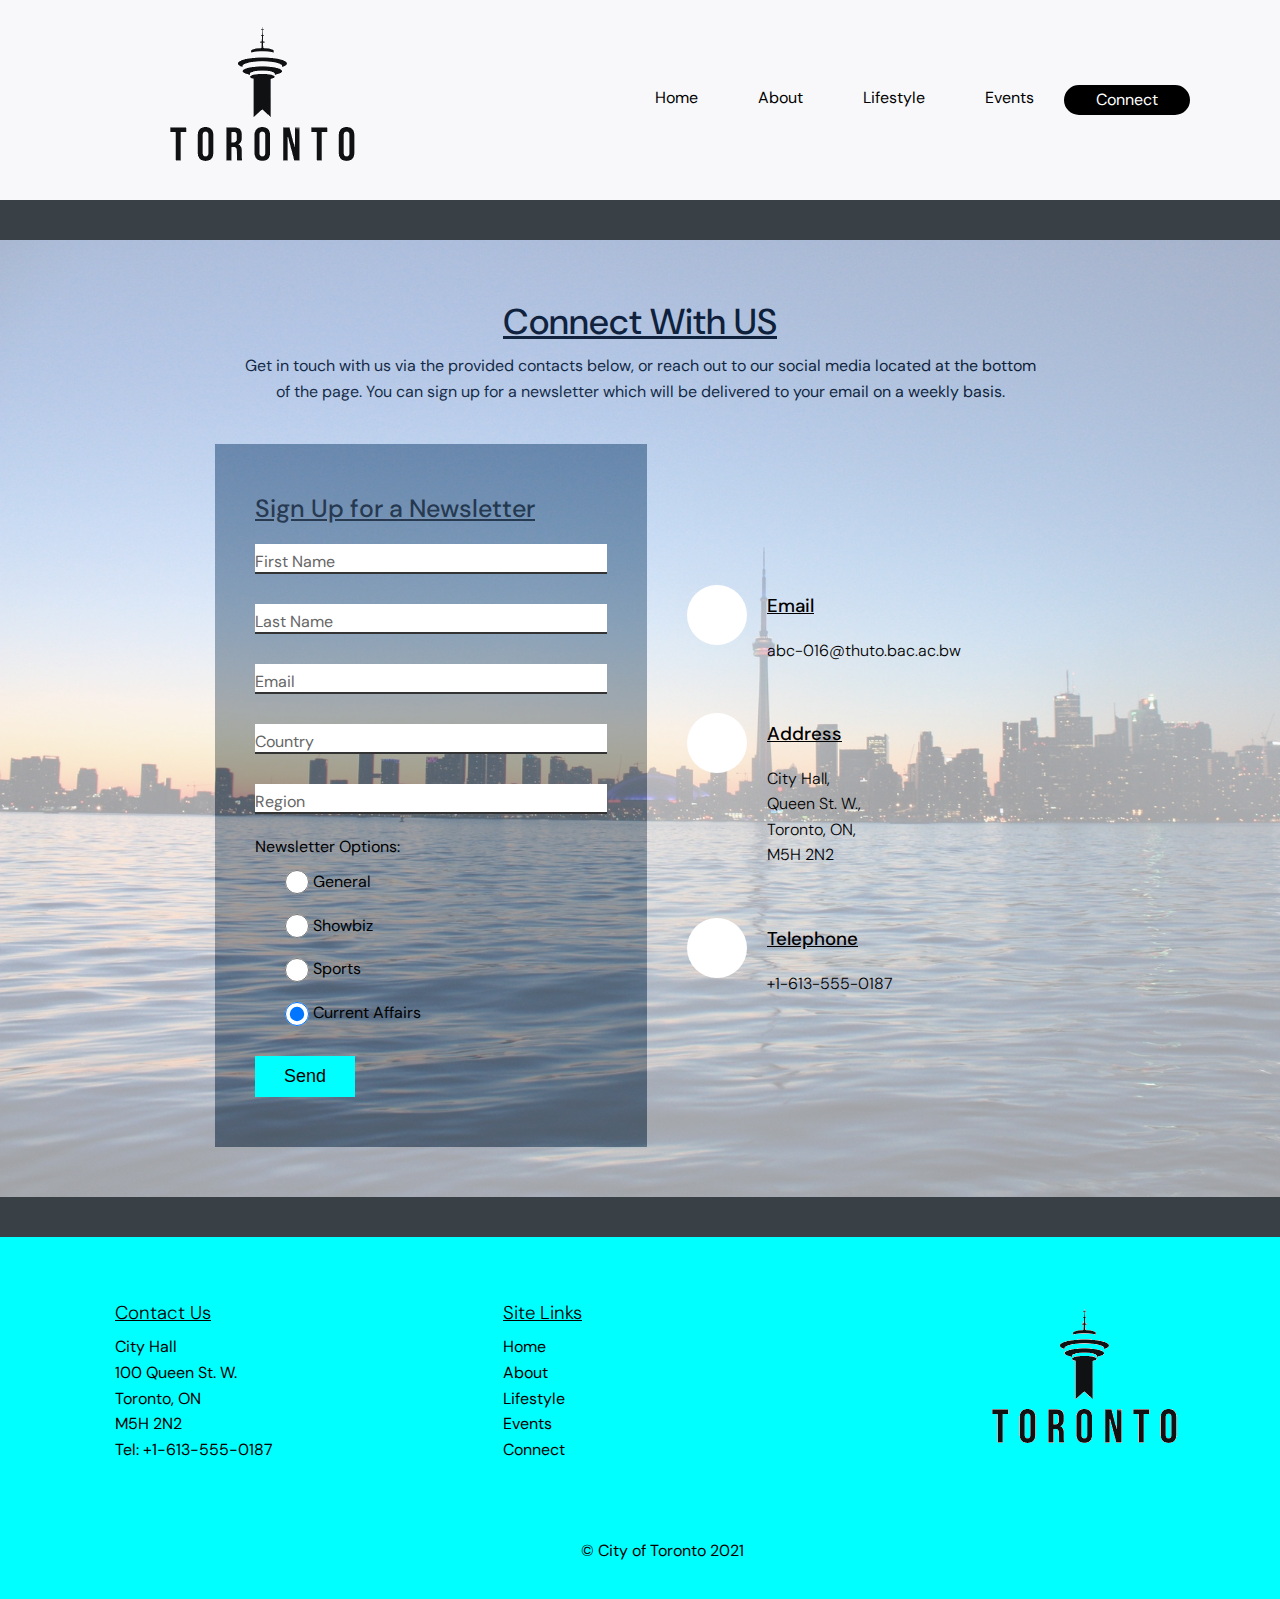
<file: connect.html>
<!DOCTYPE html>
<html lang="en">
<head>
    <meta charset="UTF-8">
    <meta http-equiv="X-UA-Compatible" content="IE=edge">
    <meta name="viewport" content="width=device-width, initial-scale=1.0">
    <link rel="stylesheet" href="https://cdnjs.cloudflare.com/ajax/libs/font-awesome/5.15.3/css/all.min.css" integrity="sha512-iBBXm8fW90+nuLcSKlbmrPcLa0OT92xO1BIsZ+ywDWZCvqsWgccV3gFoRBv0z+8dLJgyAHIhR35VZc2oM/gI1w==" crossorigin="anonymous" />
    <link rel="stylesheet" href="style.css">
    <title>Connect With Us</title>
    <link rel="icon" href="./images/Torontologo.png" type="image/x-icon">
</head>
<body>
    <header class="navbar">
        <div class="container flex">
            <img src="./images/Torontologo.png" alt="Toronto logo">
            <nav>
                <ul>
                    <li><a href="index.html">Home</a></li>
                    <li><a href="about.html">About</a></li>
                    <li><a href="lifestyle.html">Lifestyle</a></li>
                    <li><a href="events.html">Events</a></li>
                    <li class="pagetab"><a href="connect.html">Connect</a></li>
                </ul>
            </nav>
        </div>
    </header>
    
    <div class="divbar1">
    </div>

    <section class="connect">
        <div class="content">
            <h2>Connect With US</h2>
            <p>
                Get in touch with us via the provided contacts below, or reach out to our social media located at the bottom of the page. You can sign up for a newsletter which will be delivered to your email on a weekly basis.
            </p>
        </div>
        <div class="cont-connect">
            <div class="news-form">
                <form action="thankyou.html">
                    <h3>Sign Up for a Newsletter</h3>
                    <div class="details">
                        <input type="text" name="" required="required">
                        <span class="transform">First Name</span>
                    </div>
                    <div class="details">
                        <input type="text" name="" required="required">
                        <span class="transform">Last Name</span>
                    </div>
                    <div class="details">
                        <input type="text" name="" required="required">
                        <span class="transform">Email</span>
                    </div>
                    <div class="details">
                        <input type="text" name="" required="required">
                        <span class="transform">Country</span>
                    </div>
                    <div class="details">
                        <input type="text" name="" required="required">
                        <span class="transform">Region</span>
                    </div>
                    
                    <div class="details">
                        <label for="options">Newsletter Options:</label>
                        <div class="container">
                            <div class="radio">
                              <input id="radio-1" name="radio" type="radio" checked>
                              <span class="r-label">General</span>
                            </div>
                          
                            <div class="radio">
                              <input id="radio-2" name="radio" type="radio" checked>
                              <span class="r-label">Showbiz</span>
                            </div>

                            <div class="radio">
                                <input id="radio-3" name="radio" type="radio" checked>
                                <span class="radio-label">Sports</span>
                            </div>
                            
                            <div class="radio">
                                <input id="radio-4" name="radio" type="radio" checked>
                                <span class="radio-label">Current Affairs</span>
                            </div>
                        </div>
                    </div>
                    <div class="details">
                        <input type="submit" value="Send">
                    </div>
                </form>
            </div>

            <div class="contact-info">
                <div class="box">
                    <div class="contact-icons"><i class="fas fa-envelope-square"></i></div>
                    <div class="c-details">
                        <h3>Email</h3>
                        <p>
                            abc-016@thuto.bac.ac.bw
                        </p>
                    </div>
                </div>
                <div class="box">
                    <div class="contact-icons"><i class="fas fa-map-marker-alt"></i></div>
                    <div class="c-details">
                        <h3>Address</h3>
                        <p>
                            City Hall,<br>Queen St. W.,<br>Toronto, ON,<br>M5H 2N2
                        </p>
                    </div>
                </div>
                <div class="box">
                    <div class="contact-icons"><i class="fas fa-phone-square-alt"></i></div>
                    <div class="c-details">
                        <h3>Telephone</h3>
                        <p>
                            +1-613-555-0187
                        </p>
                    </div>
                </div>
            </div>
        </div>
    </section>
    
    <footer class="navbar">
        <div class="container2 flex2">
            <ul>
                <li><h3>Contact Us</h3></li>
                <li>City Hall</li>
                <li>100 Queen St. W.</li>
                <li>Toronto, ON</li>
                <li>M5H 2N2</li>
                <li>Tel: +1-613-555-0187</li>
            </ul>
            
            <ul>
                <li><h3>Site Links</h3></li>
                <li><a href="index.html">Home</a></li>
                <li><a href="about.html">About</a></li>
                <li><a href="lifestyle.html">Lifestyle</a></li>
                <li><a href="events.html">Events</a></li>
                <li><a href="connect.html">Connect</a></li>
            </ul>
            <img src="./images/Torontologo.png" alt="Torontologo">
        </div>

        
        <div class="socials">
            <a href="https://www.facebook.com/cityofto/"><i class="fab fa-facebook grow"></i></a>
            <a href="https://twitter.com/cityoftoronto"><i class="fab fa-twitter-square grow"></i></a>
            <a href="https://www.instagram.com/cityofto/"><i class="fab fa-instagram grow"></i></a>
            © City of Toronto 2021
        </div>
    </footer>
</body>
</html>
</file>
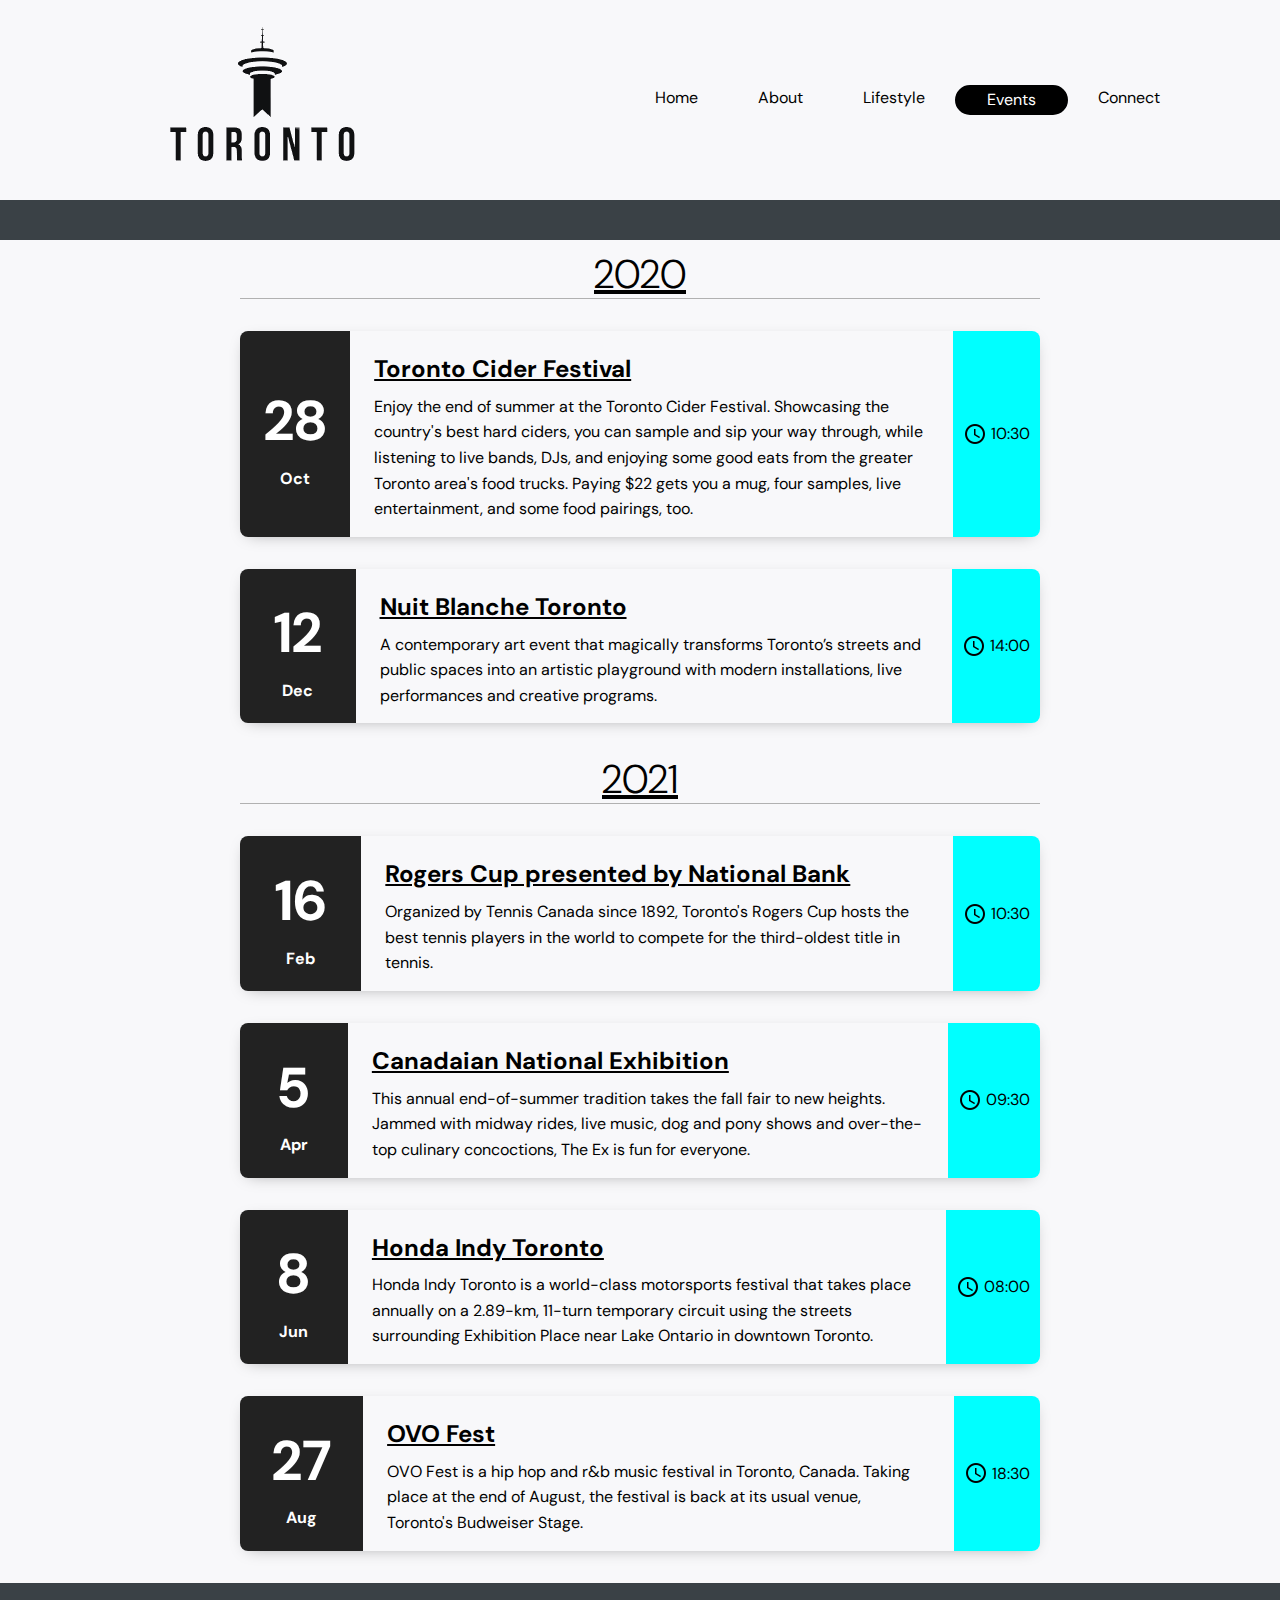
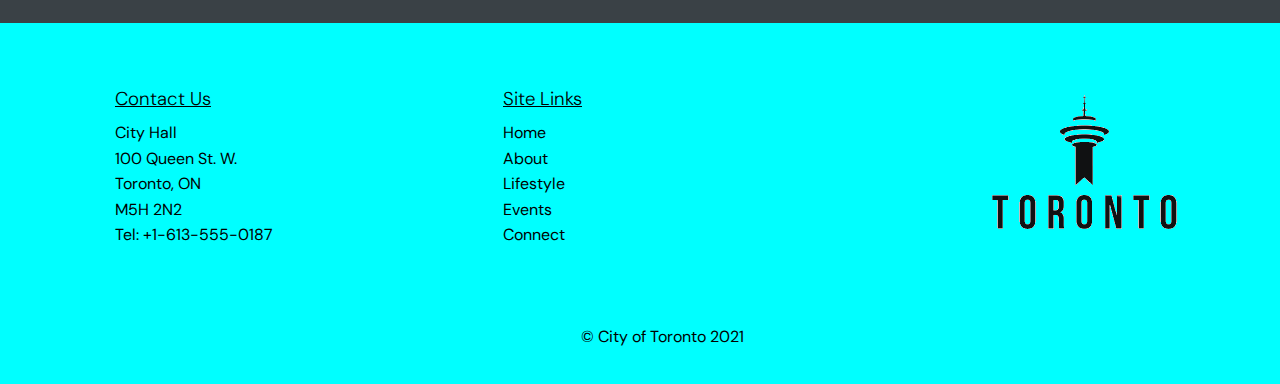
<file: events.html>
<!DOCTYPE html>
<html lang="en">
<head>
    <meta charset="UTF-8">
    <meta http-equiv="X-UA-Compatible" content="IE=edge">
    <meta name="viewport" content="width=device-width, initial-scale=1.0">
    
    <link rel="stylesheet" href="https://cdnjs.cloudflare.com/ajax/libs/font-awesome/5.15.3/css/all.min.css" integrity="sha512-iBBXm8fW90+nuLcSKlbmrPcLa0OT92xO1BIsZ+ywDWZCvqsWgccV3gFoRBv0z+8dLJgyAHIhR35VZc2oM/gI1w==" crossorigin="anonymous" />
    
    <link rel="stylesheet" href="style.css">
    
    <title>Toronto Events</title>
    <link rel="icon" href="./images/Torontologo.png" type="image/x-icon">
    
</head>
<body>
    <header class="navbar">
        <div class="container flex">
            <img src="./images/Torontologo.png" alt="Toronto logo">
            <nav>
                <ul>
                    <li><a href="index.html">Home</a></li>
                    <li><a href="about.html">About</a></li>
                    <li><a href="lifestyle.html">Lifestyle</a></li>
                    <li class="pagetab"><a href="events.html">Events</a></li>
                    <li><a href="connect.html">Connect</a></li>
                </ul>
            </nav>
        </div>
    </header>
    
    <div class="divbar1">
    </div>

    <section class="con-event">
        <h3 class="year">2020</h3>

        <div class="event">
            <div class="l-event">
                <div class="date">
                    <div class="day">28</div>
                    <div class="month">Oct</div>
                </div>
            </div>
            <div class="r-event">
                <h3 class="title">Toronto Cider Festival</h3>
                <div class="discription">
                    Enjoy the end of summer at the Toronto Cider Festival. Showcasing the country's best hard ciders, you can sample and sip your way through, while listening to live bands, DJs, and enjoying some good eats from the greater Toronto area's food trucks. Paying $22 gets you a mug, four samples, live entertainment, and some food pairings, too.
                </div>
            </div>
            <div class="timing">
                <img src="./images/clock.png" alt="timelogo"/> 10:30
            </div>
        </div>

        <div class="event">
            <div class="l-event">
                <div class="date">
                    <div class="day">12</div>
                    <div class="month">Dec</div>
                </div>
            </div>
            <div class="r-event">
                <h3 class="title">Nuit Blanche Toronto</h3>
                <div class="discription">
                    A contemporary art event that magically transforms Toronto’s streets and public spaces into an artistic playground with modern installations, live performances and creative programs.
                </div>
            </div>
            <div class="timing">
                <img src="./images/clock.png" alt="timelogo"> 14:00
            </div>
        </div>

        <h3 class="year">2021</h3>
        <div class="event">
            <div class="l-event">
                <div class="date">
                    <div class="day">16</div>
                    <div class="month">Feb</div>
                </div>
            </div>
            <div class="r-event">
                <h3 class="title">Rogers Cup presented by National Bank</h3>
                <div class="discription">
                    Organized by Tennis Canada since 1892, Toronto's Rogers Cup hosts the best tennis players in the world to compete for the third-oldest title in tennis.
                </div>
            </div>
            <div class="timing">
                <img src="./images/clock.png" alt="timelogo"> 10:30
            </div>
        </div>

        <div class="event">
            <div class="l-event">
                <div class="date">
                    <div class="day">5</div>
                    <div class="month">Apr</div>
                </div>
            </div>
            <div class="r-event">
                <h3 class="title">Canadaian National Exhibition</h3>
                <div class="discription">
                    This annual end-of-summer tradition takes the fall fair to new heights. Jammed with midway rides, live music, dog and pony shows and over-the-top culinary concoctions, The Ex is fun for everyone.
                </div>
            </div>
            <div class="timing">
                <img src="./images/clock.png" alt="timelogo"> 09:30
            </div>
        </div>

        <div class="event">
            <div class="l-event">
                <div class="date">
                    <div class="day">8</div>
                    <div class="month">Jun</div>
                </div>
            </div>
            <div class="r-event">
                <h3 class="title">Honda Indy Toronto</h3>
                <div class="discription">
                    Honda Indy Toronto is a world-class motorsports festival that takes place annually on a 2.89-km, 11-turn temporary circuit using the streets surrounding Exhibition Place near Lake Ontario in downtown Toronto.
                </div>
            </div>
            <div class="timing">
                <img src="./images/clock.png" alt="timelogo"> 08:00
            </div>
        </div>

        <div class="event">
            <div class="l-event">
                <div class="date">
                    <div class="day">27</div>
                    <div class="month">Aug</div>
                </div>
            </div>
            <div class="r-event">
                <h3 class="title">OVO Fest</h3>
                <div class="discription">
                    OVO Fest is a hip hop and r&b music festival in Toronto, Canada. Taking place at the end of August, the festival is back at its usual venue, Toronto's Budweiser Stage.
                </div>
            </div>
            <div class="timing">
                <img src="./images/clock.png" alt="timelogo"> 18:30
            </div>
        </div>
    </section>
    
    <footer class="navbar">
        <div class="container2 flex2">
            <ul>
                <li><h3>Contact Us</h3></li>
                <li>City Hall</li>
                <li>100 Queen St. W.</li>
                <li>Toronto, ON</li>
                <li>M5H 2N2</li>
                <li>Tel: +1-613-555-0187</li>
            </ul>
            
            <nav>
                <ul>
                    <li><h3>Site Links</h3></li>
                    <li><a href="index.html">Home</a></li>
                    <li><a href="about.html">About</a></li>
                    <li><a href="lifestyle.html">Lifestyle</a></li>
                    <li><a href="events.html">Events</a></li>
                    <li><a href="connect.html">Connect</a></li>
                </ul>
            </nav>
            <img src="./images/Torontologo.png" alt="Torontologo">
        </div>

        
        <div class="socials">
            <a href="https://www.facebook.com/cityofto/"><i class="fab fa-facebook grow"></i></a>
            <a href="https://twitter.com/cityoftoronto"><i class="fab fa-twitter-square grow"></i></a>
            <a href="https://www.instagram.com/cityofto/"><i class="fab fa-instagram grow"></i></a>
            © City of Toronto 2021
        </div>
    </footer>
</body>
</html>
</file>
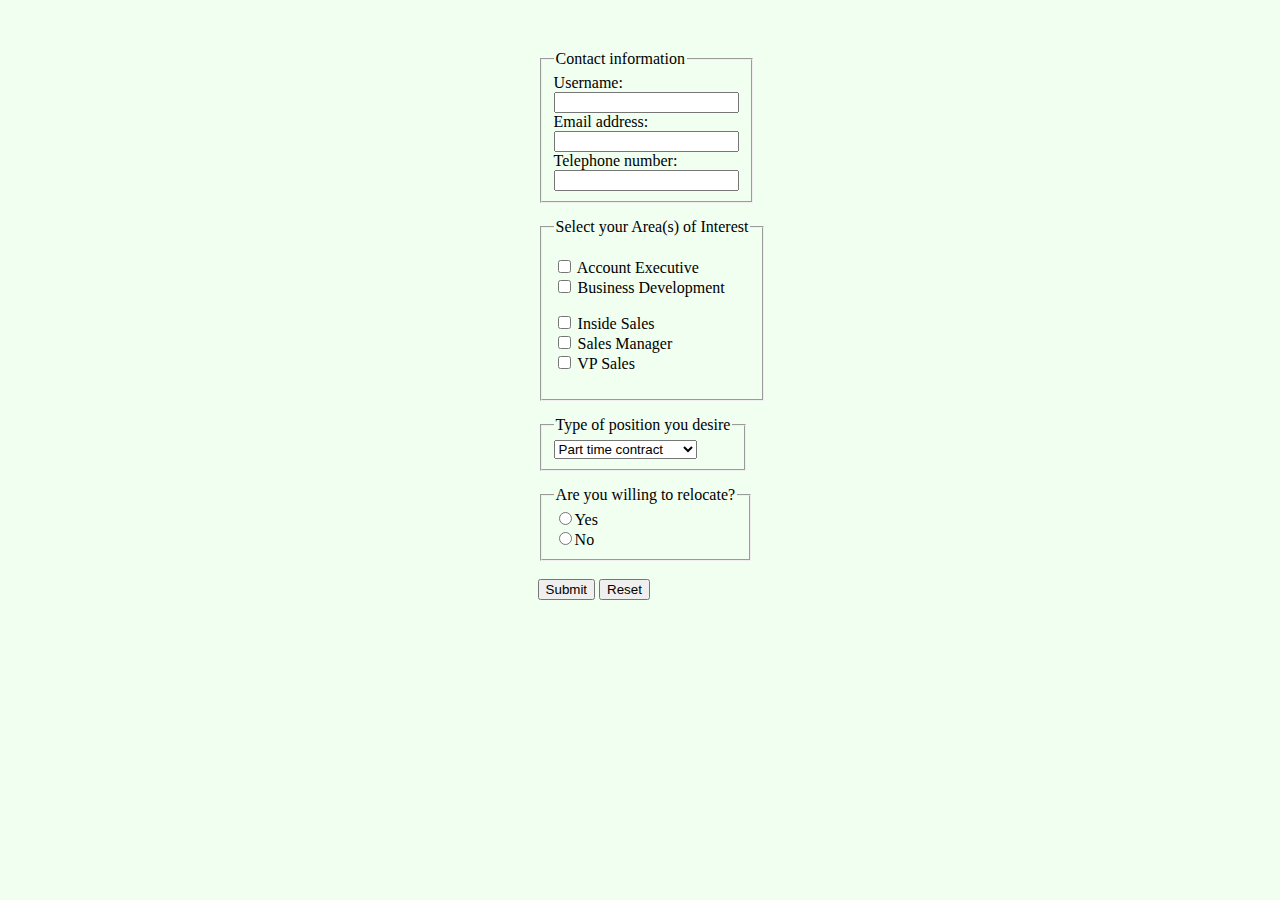
<file: form.html>
<!DOCTYPE html>
<html lang="en">
<head>
    <meta charset="UTF-8">
    <meta http-equiv="X-UA-Compatible" content="IE=edge">
    <meta name="viewport" content="width=device-width, initial-scale=1.0">
    <title>Document</title>
</head>
<body style="margin-left: 42%; background-color: honeydew;">
    <form>
        <fieldset style="width: fit-content;margin-top: 50px;">
            <legend>Contact information</legend>
            Username: <br>
            <input type="text" name="username"> <br>
            Email address: <br>
            <input type="email" name="email address"> <br>
            Telephone number: <br>
            <input type="text" name="telephone number">  
        </fieldset>

        <fieldset style="width: fit-content; margin-top: 15px;">
            <legend>Select your Area(s) of Interest</legend>
            <p>
                <input type="checkbox" id="job1" name="job title">
                <label for="job1">Account Executive</label> <br>
                <input type="checkbox" id="job2" name="job title">
                <label for="job2">Business Development</label> <br> 
            </p>
            <p>
                <input type="checkbox" id="job3" name="job title">
                <label for="job3">Inside Sales</label> <br>
                <input type="checkbox" id="job4" name="job title">
                <label for="job4">Sales Manager</label> <br>
                <input type="checkbox" id="job5" name="job title">
                <label for="job5">VP Sales</label> <br>
            </p>
        </fieldset>
        
        <fieldset style="width: fit-content; margin-top: 15px;">  
            <legend>Type of position you desire</legend>
            <select name="position type">
                <option value="Part time contract">Part time contract</option>
                <option value="Part time permanent">Part time permanent</option>
                <option value="Full time contract">Full time contract</option>
                <option value="Full time permanent">Full time permanent</option>
            </select>
        </fieldset>

        <fieldset style="width: fit-content; margin-top: 15px;">
            <legend>Are you willing to relocate?</legend>
            <input type="radio" name="relocate" value="yes">Yes <br>
            <input type="radio" name="relocate" value="no">No <br>
        </fieldset>
        
        <br>

        <div>
            <input type="submit" value="Submit"> 
            <input type="reset" value="Reset">
        </div>
        
    </form>
    
</body>
</html>
</file>
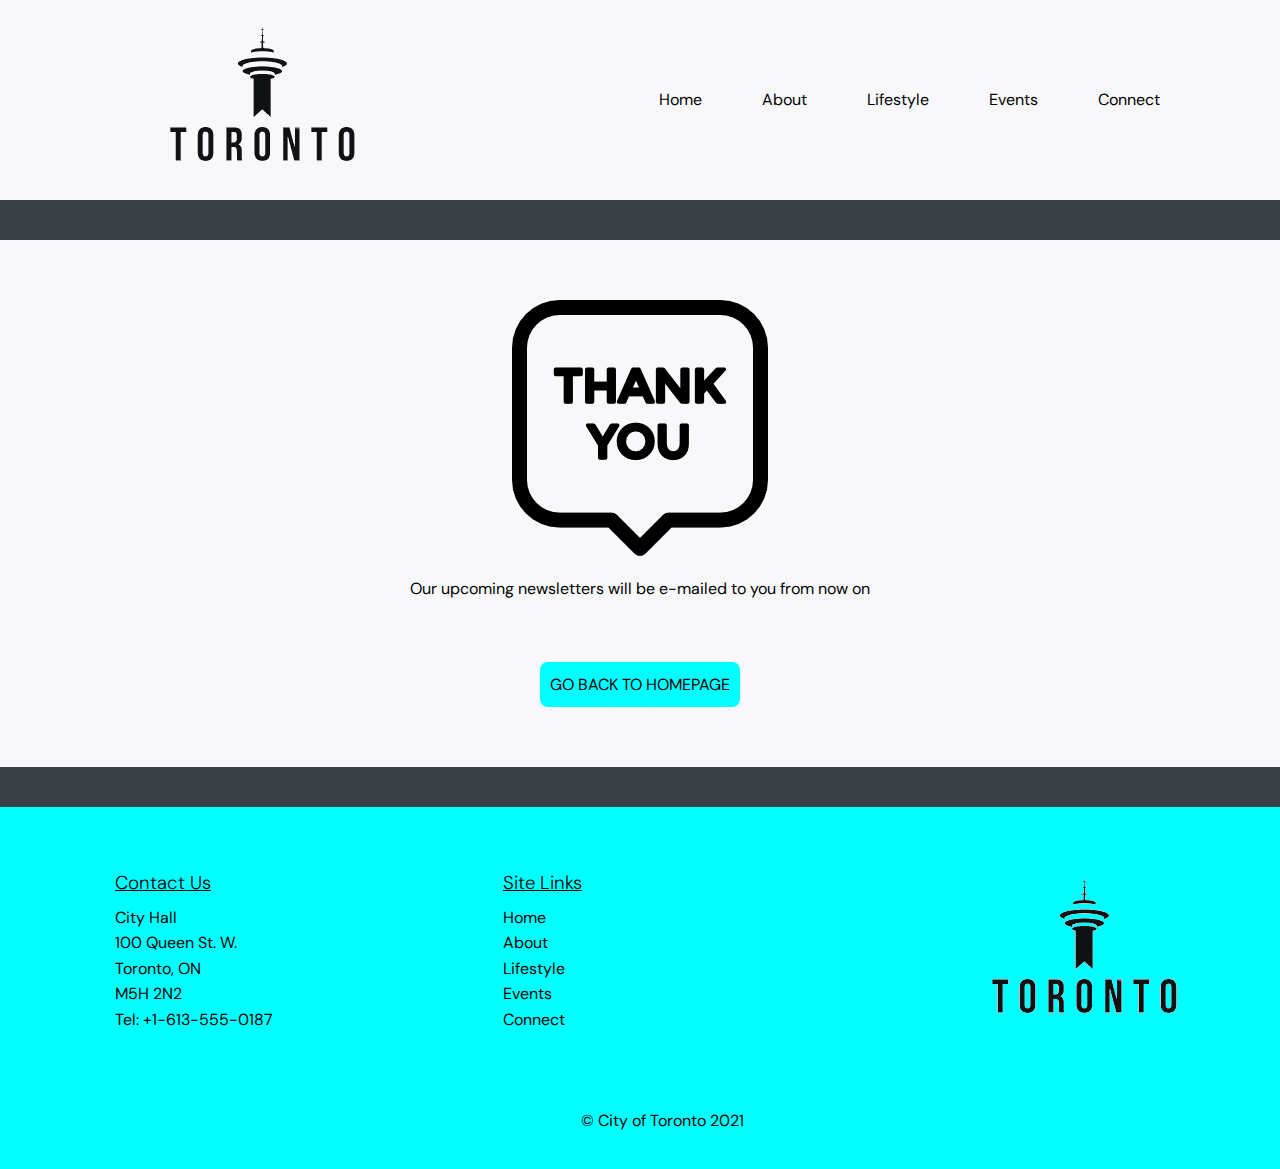
<file: thankyou.html>
<!DOCTYPE html>
<html lang="en">
<head>
    <meta charset="UTF-8">
    <meta http-equiv="X-UA-Compatible" content="IE=edge">
    <meta name="viewport" content="width=device-width, initial-scale=1.0">
    <link rel="stylesheet" href="https://cdnjs.cloudflare.com/ajax/libs/font-awesome/5.15.3/css/all.min.css" integrity="sha512-iBBXm8fW90+nuLcSKlbmrPcLa0OT92xO1BIsZ+ywDWZCvqsWgccV3gFoRBv0z+8dLJgyAHIhR35VZc2oM/gI1w==" crossorigin="anonymous" />
    <link rel="stylesheet" href="style.css">
    <title>Thank You!</title>
    <link rel="icon" href="./images/Torontologo.png" type="image/x-icon">
</head>
<body>
    <header class="navbar">
        <div class="container flex">
            <img src="./images/Torontologo.png" alt="Toronto logo">
            <nav>
                <ul>
                    <li><a href="index.html">Home</a></li>
                    <li><a href="about.html">About</a></li>
                    <li><a href="lifestyle.html">Lifestyle</a></li>
                    <li><a href="events.html">Events</a></li>
                    <li><a href="connect.html">Connect</a></li>
                </ul>
            </nav>
        </div>
    </header>
    
    <div class="divbar1">
    </div>

    <div class="bg-thanks">
        <img src="./images/thank-you.png" alt="thanks">
        <p>
            Our upcoming newsletters will be e-mailed to you from now on
        </p>
        <span><a href="index.html">GO BACK TO HOMEPAGE</a></span>
    </div>

    <footer class="navbar">
        <div class="container2 flex2">
            <ul>
                <li><h3>Contact Us</h3></li>
                <li>City Hall</li>
                <li>100 Queen St. W.</li>
                <li>Toronto, ON</li>
                <li>M5H 2N2</li>
                <li>Tel: +1-613-555-0187</li>
            </ul>
            
            <ul>
                <li><h3>Site Links</h3></li>
                <li><a href="index.html">Home</a></li>
                <li><a href="about.html">About</a></li>
                <li><a href="lifestyle.html">Lifestyle</a></li>
                <li><a href="events.html">Events</a></li>
                <li><a href="connect.html">Connect</a></li>
            </ul>
            <img src="./images/Torontologo.png" alt="Torontologo">
        </div>

        
        <div class="socials">
            <a href="https://www.facebook.com/cityofto/"><i class="fab fa-facebook grow"></i></a>
            <a href="https://twitter.com/cityoftoronto"><i class="fab fa-twitter-square grow"></i></a>
            <a href="https://www.instagram.com/cityofto/"><i class="fab fa-instagram grow"></i></a>
            © City of Toronto 2021
        </div>
    </footer>
</body>
</html>
</file>
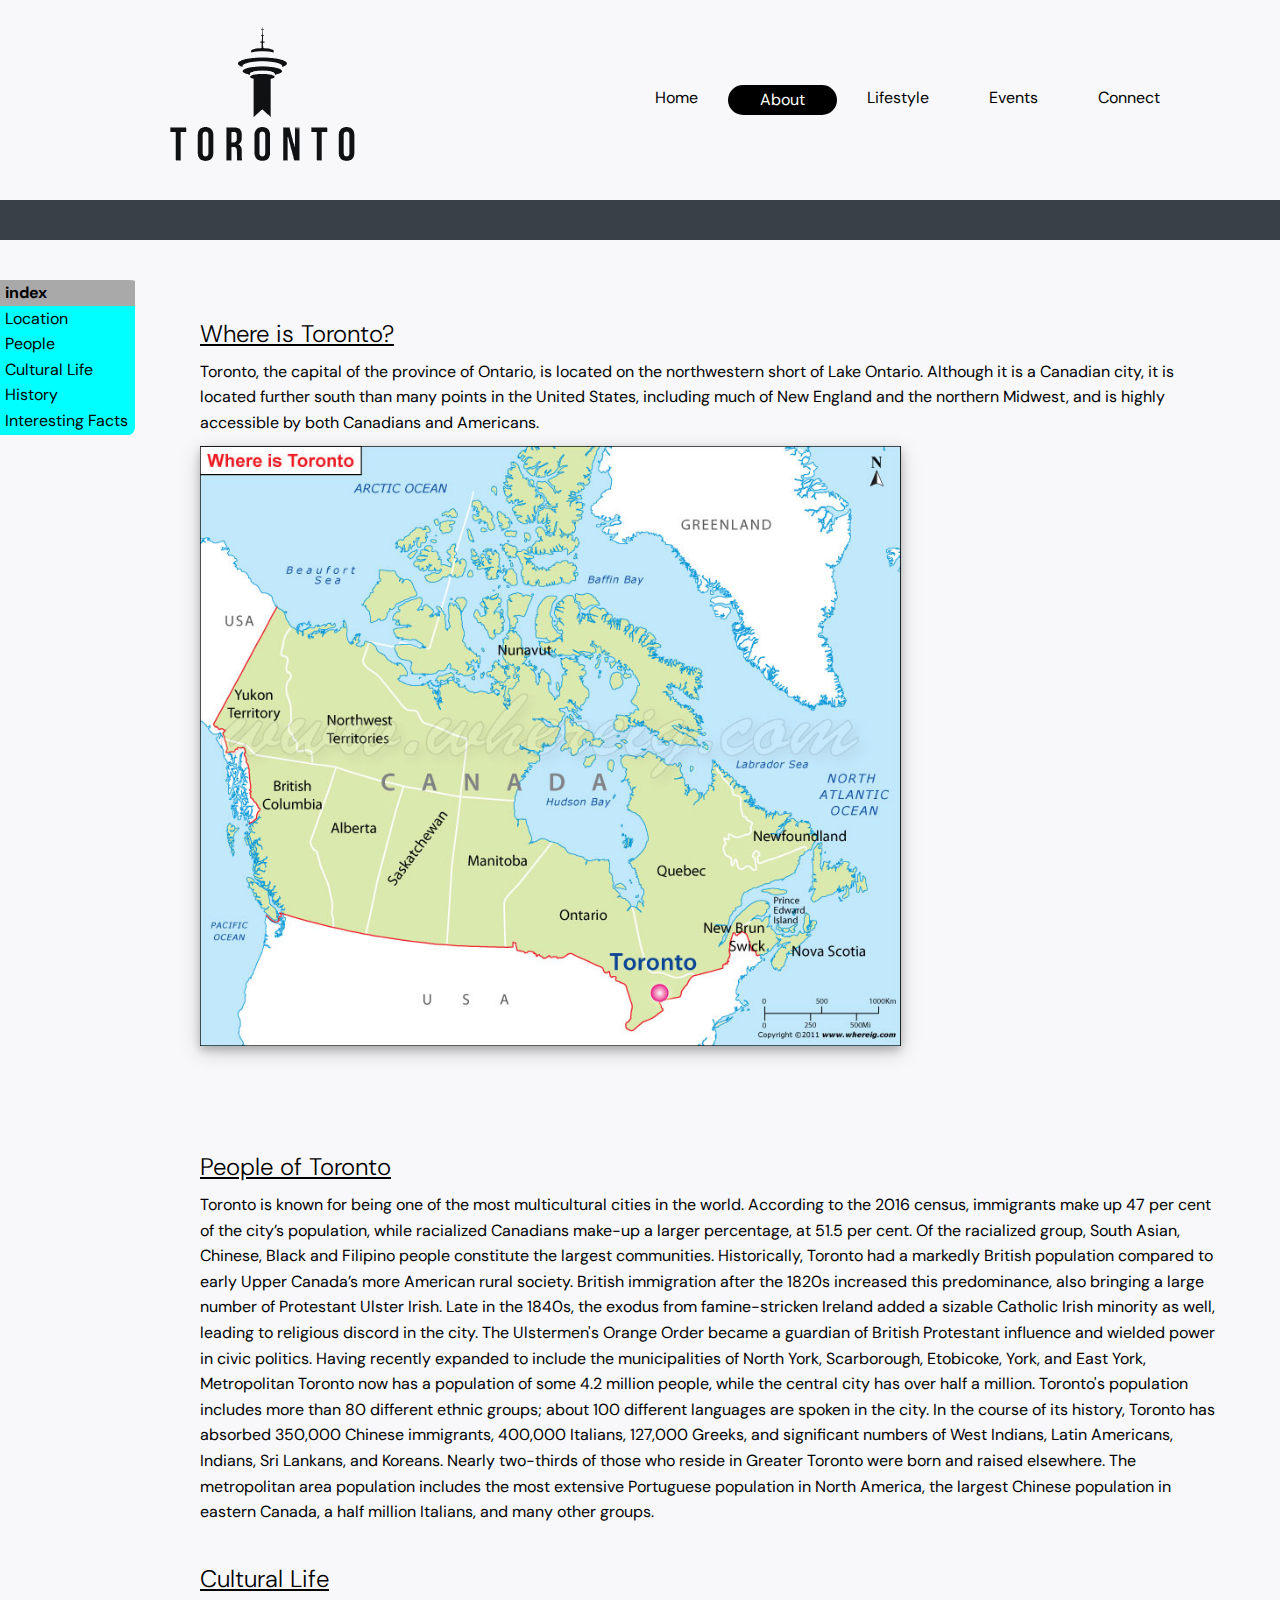
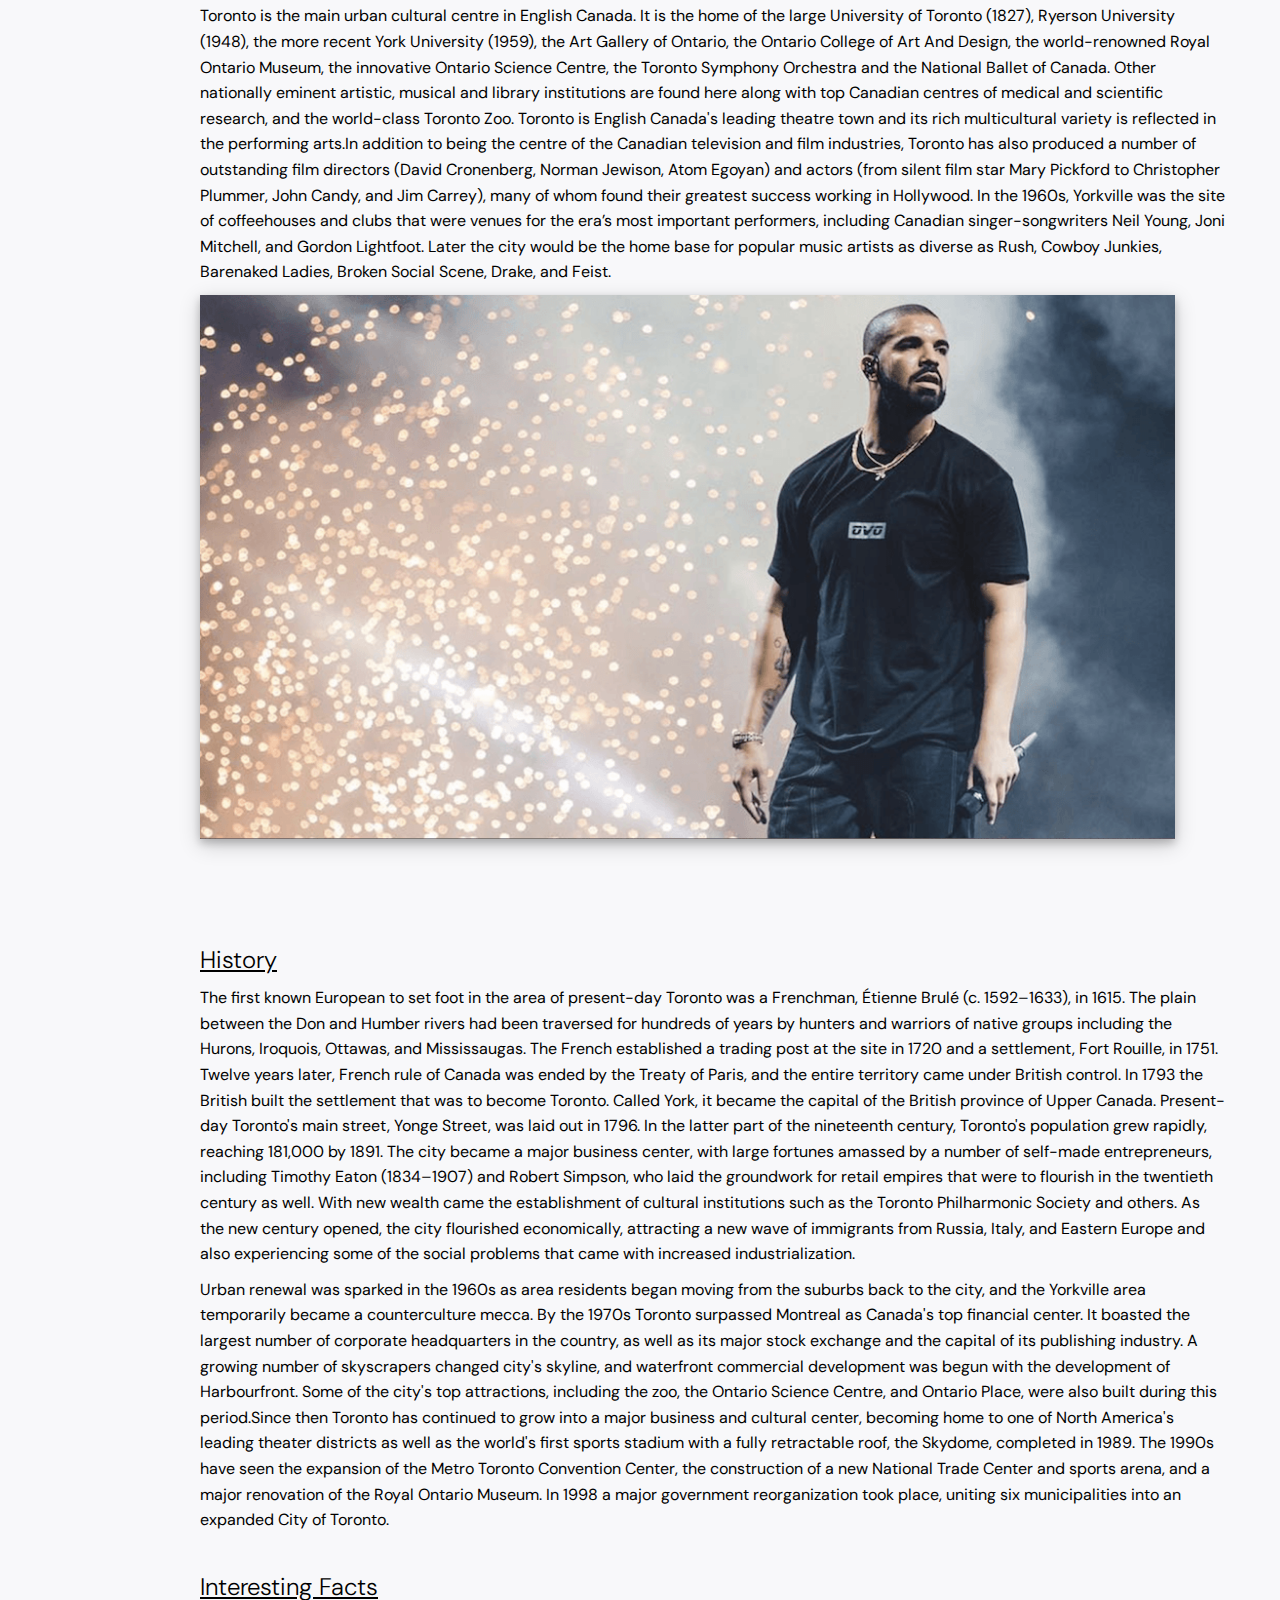
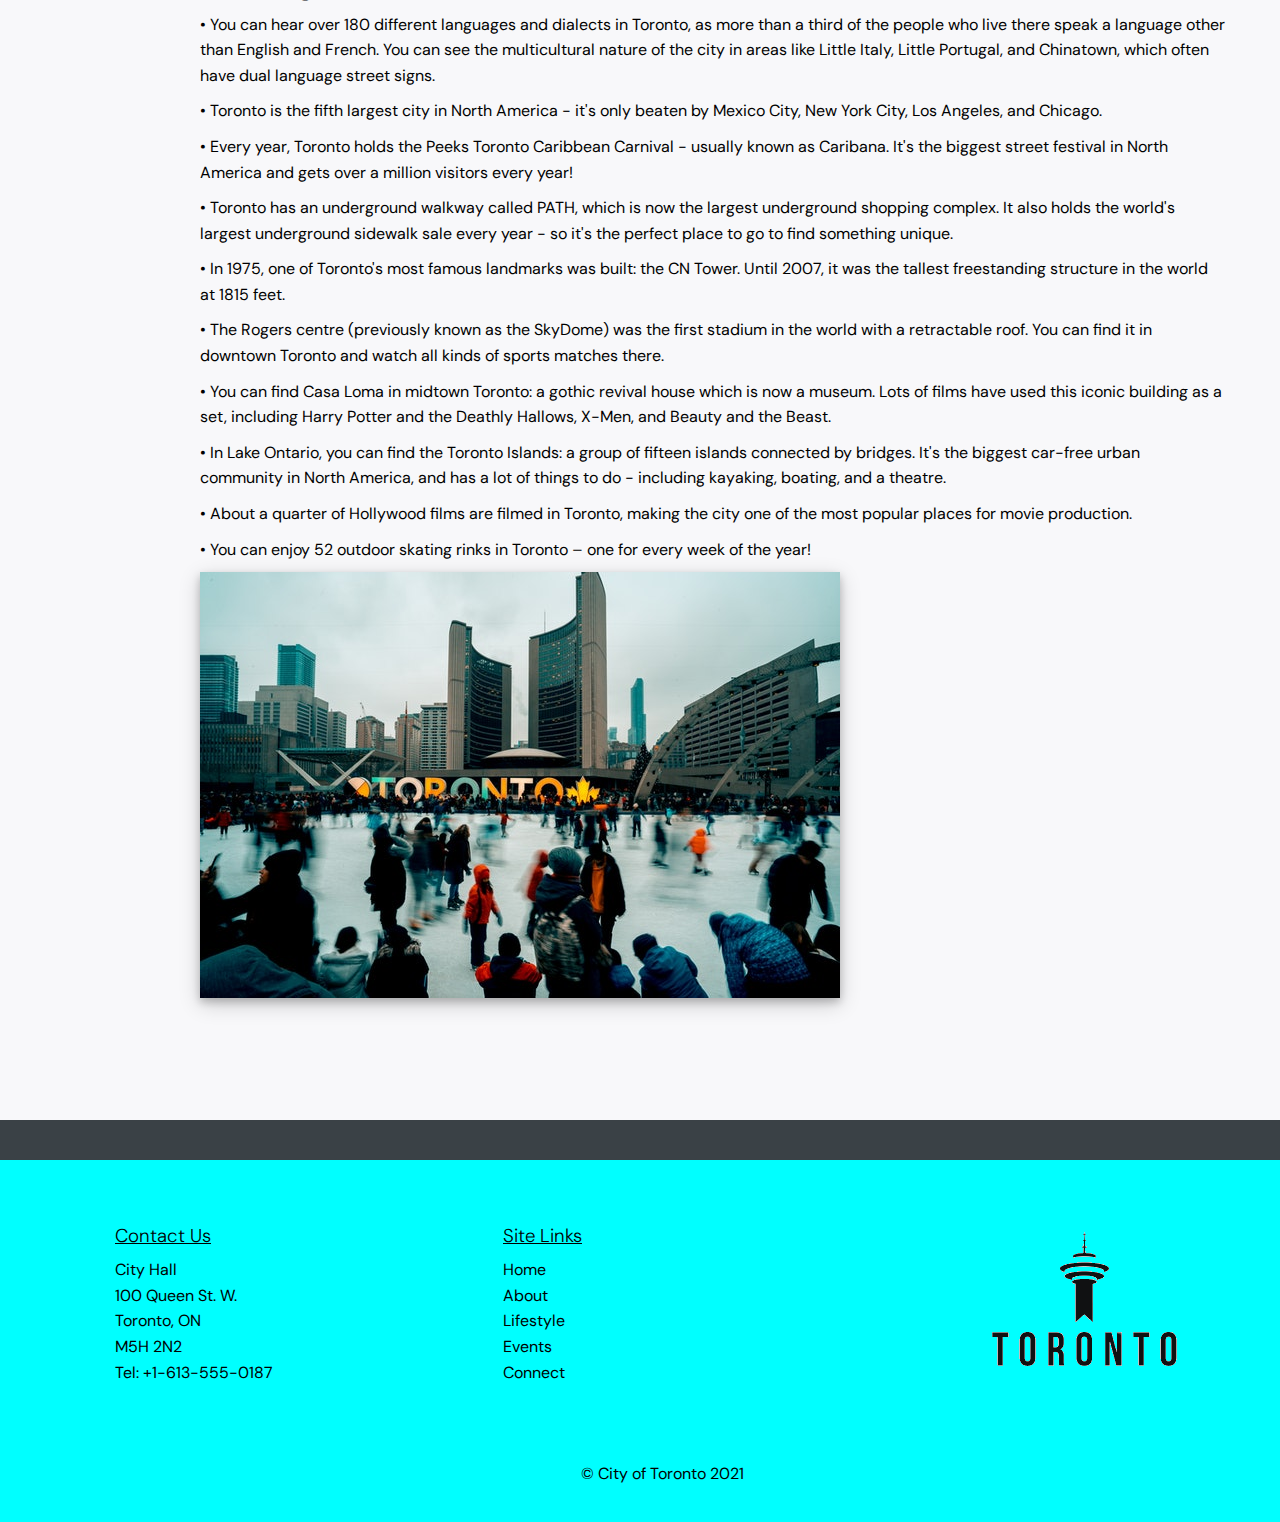
<file: Assignment/about.html>
<!DOCTYPE html>
<html lang="en">
<head>
    <meta charset="UTF-8">
    <meta http-equiv="X-UA-Compatible" content="IE=edge">
    <meta name="viewport" content="width=device-width, initial-scale=1.0">  
    <link rel="stylesheet" href="https://cdnjs.cloudflare.com/ajax/libs/font-awesome/5.15.3/css/all.min.css" integrity="sha512-iBBXm8fW90+nuLcSKlbmrPcLa0OT92xO1BIsZ+ywDWZCvqsWgccV3gFoRBv0z+8dLJgyAHIhR35VZc2oM/gI1w==" crossorigin="anonymous" />
    <link rel="stylesheet" href="style.css">   
    <title>About Toronto</title>
    <link rel="icon" href="./images/Torontologo.png" type="image/x-icon">
</head>
<body>
    <header class="navbar">
        <div class="container flex">
            <img src="./images/Torontologo.png" alt="Toronto logo">
            <nav>
                <ul>
                    <li><a href="index.html">Home</a></li>
                    <li class="pagetab"><a href="about.html">About</a></li>
                    <li><a href="lifestyle.html">Lifestyle</a></li>
                    <li><a href="events.html">Events</a></li>
                    <li><a href="connect.html">Connect</a></li>
                </ul>
            </nav>
        </div>
    </header>
    
    <div class="divbar1">
    </div>
   
    <div class="wrapper">
        <div class="page">
        <aside class="sidebar">
            <h4>index</h4>
            <a href="#Location">Location</a>
            <a href="#People">People</a>
            <a href="#Culture">Cultural Life</a>
            <a href="#History">History</a>
            <a href="#Facts">Interesting Facts</a>
        </aside>
    
        
            <section class="main-s">
                <h2 id="Location">Where is Toronto?</h2>
                <p>
                    Toronto, the capital of the province of Ontario, is located on the northwestern short of Lake Ontario. Although it is a Canadian city, it is located further south than many points in the United States, including much of New England and the northern Midwest, and is highly accessible by both Canadians and Americans.
                </p>
                <img src="./images/toronto-location-map.jpg" alt="map">

                <h2 id="People">People of Toronto</h2>
                <p>
                    Toronto is known for being one of the most multicultural cities in the world. According to the 2016 census, immigrants make up 47 per cent of the city’s population, while racialized Canadians make-up a larger percentage, at 51.5 per cent. Of the racialized group, South Asian, Chinese, Black and Filipino people constitute the largest communities.
                    Historically, Toronto had a markedly British population compared to early Upper Canada’s more American rural society. British immigration after the 1820s increased this predominance, also bringing a large number of Protestant Ulster Irish. Late in the 1840s, the exodus from famine-stricken Ireland added a sizable Catholic Irish minority as well, leading to religious discord in the city. The Ulstermen's Orange Order became a guardian of British Protestant influence and wielded power in civic politics. Having recently expanded to include the municipalities of North York, Scarborough, Etobicoke, York, and East York, Metropolitan Toronto now has a population of some 4.2 million people, while the central city has over half a million. Toronto's population includes more than 80 different ethnic groups; about 100 different languages are spoken in the city. In the course of its history, Toronto has absorbed 350,000 Chinese immigrants, 400,000 Italians, 127,000 Greeks, and significant numbers of West Indians, Latin Americans, Indians, Sri Lankans, and Koreans. Nearly two-thirds of those who reside in Greater Toronto were born and raised elsewhere. The metropolitan area population includes the most extensive Portuguese population in North America, the largest Chinese population in eastern Canada, a half million Italians, and many other groups.
                </p>

                <h2 id="Cultural Life">Cultural Life</h2>
                <p>
                    Toronto is the main urban cultural centre in English Canada. It is the home of the large University of Toronto (1827), Ryerson University (1948), the more recent York University (1959), the Art Gallery of Ontario, the  Ontario College of Art And Design, the world-renowned Royal Ontario Museum, the innovative Ontario Science Centre, the Toronto Symphony Orchestra and the National Ballet of Canada. Other nationally eminent artistic, musical and library institutions are found here along with top Canadian centres of medical and scientific research, and the world-class Toronto Zoo. Toronto is English Canada's leading theatre town and its rich multicultural variety is reflected in the performing arts.In addition to being the centre of the Canadian television and film industries, Toronto has also produced a number of outstanding film directors (David Cronenberg, Norman Jewison, Atom Egoyan) and actors (from silent film star Mary Pickford to Christopher Plummer, John Candy, and Jim Carrey), many of whom found their greatest success working in Hollywood. In the 1960s, Yorkville was the site of coffeehouses and clubs that were venues for the era’s most important performers, including Canadian singer-songwriters Neil Young, Joni Mitchell, and Gordon Lightfoot. Later the city would be the home base for popular music artists as diverse as Rush, Cowboy Junkies, Barenaked Ladies, Broken Social Scene, Drake, and Feist.
                </p>
                <img src="./images/drake.png" alt="drake">

                <h2 id="History">History</h2>
                <p>
                    The first known European to set foot in the area of present-day Toronto was a Frenchman, Étienne Brulé (c. 1592–1633), in 1615. The plain between the Don and Humber rivers had been traversed for hundreds of years by hunters and warriors of native groups including the Hurons, Iroquois, Ottawas, and Mississaugas. The French established a trading post at the site in 1720 and a settlement, Fort Rouille, in 1751. Twelve years later, French rule of Canada was ended by the Treaty of Paris, and the entire territory came under British control. In 1793 the British built the settlement that was to become Toronto. Called York, it became the capital of the British province of Upper Canada. Present-day Toronto's main street, Yonge Street, was laid out in 1796. In the latter part of the nineteenth century, Toronto's population grew rapidly, reaching 181,000 by 1891. The city became a major business center, with large fortunes amassed by a number of self-made entrepreneurs, including Timothy Eaton (1834–1907) and Robert Simpson, who laid the groundwork for retail empires that were to flourish in the twentieth century as well. With new wealth came the establishment of cultural institutions such as the Toronto Philharmonic Society and others. As the new century opened, the city flourished economically, attracting a new wave of immigrants from Russia, Italy, and Eastern Europe and also experiencing some of the social problems that came with increased industrialization.
                </p>
                <p>
                    Urban renewal was sparked in the 1960s as area residents began moving from the suburbs back to the city, and the Yorkville area temporarily became a counterculture mecca. By the 1970s Toronto surpassed Montreal as Canada's top financial center. It boasted the largest number of corporate headquarters in the country, as well as its major stock exchange and the capital of its publishing industry. A growing number of skyscrapers changed city's skyline, and waterfront commercial development was begun with the development of Harbourfront. Some of the city's top attractions, including the zoo, the Ontario Science Centre, and Ontario Place, were also built during this period.Since then Toronto has continued to grow into a major business and cultural center, becoming home to one of North America's leading theater districts as well as the world's first sports stadium with a fully retractable roof, the Skydome, completed in 1989. The 1990s have seen the expansion of the Metro Toronto Convention Center, the construction of a new National Trade Center and sports arena, and a major renovation of the Royal Ontario Museum. In 1998 a major government reorganization took place, uniting six municipalities into an expanded City of Toronto.
                </p>

                <h2 id="Interesting Facts">Interesting Facts</h2>
                <p>
                    &bull; You can hear over 180 different languages and dialects in Toronto, as more than a third of the people who live there speak a language other than English and French. You can see the multicultural nature of the city in areas like Little Italy, Little Portugal, and Chinatown, which often have dual language street signs.
                </p>
                <p>
                    &bull; Toronto is the fifth largest city in North America - it's only beaten by Mexico City, New York City, Los Angeles, and Chicago.
                </p>
                <p>
                    &bull;  Every year, Toronto holds the Peeks Toronto Caribbean Carnival - usually known as Caribana. It's the biggest street festival in North America and gets over a million visitors every year!
                </p>
                <p>
                    &bull; Toronto has an underground walkway called PATH, which is now the largest underground shopping complex. It also holds the world's largest underground sidewalk sale every year - so it's the perfect place to go to find something unique.
                </p>
                <p>
                    &bull; In 1975, one of Toronto's most famous landmarks was built: the CN Tower. Until 2007, it was the tallest freestanding structure in the world at 1815 feet.
                </p>
                <p>
                    &bull; The Rogers centre (previously known as the SkyDome) was the first stadium in the world with a retractable roof. You can find it in downtown Toronto and watch all kinds of sports matches there.
                </p>
                <p>
                    &bull; You can find Casa Loma in midtown Toronto: a gothic revival house which is now a museum. Lots of films have used this iconic building as a set, including Harry Potter and the Deathly Hallows, X-Men, and Beauty and the Beast.
                </p>
                <p>
                    &bull; In Lake Ontario, you can find the Toronto Islands: a group of fifteen islands connected by bridges. It's the biggest car-free urban community in North America, and has a lot of things to do - including kayaking, boating, and a theatre.
                </p>
                <p>
                    &bull; About a quarter of Hollywood films are filmed in Toronto, making the city one of the most popular places for movie production.
                </p>
                <p>
                    &bull; You can enjoy 52 outdoor skating rinks in Toronto – one for every week of the year!
                </p>
                <img src="./images/skating.jpg" alt="skating">
            </section>
        </div>
    </div>
    

    <footer class="navbar">
        <div class="container2 flex2">
            <ul>
                <li><h3>Contact Us</h3></li>
                <li>City Hall</li>
                <li>100 Queen St. W.</li>
                <li>Toronto, ON</li>
                <li>M5H 2N2</li>
                <li>Tel: +1-613-555-0187</li>
            </ul>
            
            <nav>
                <ul>
                    <li><h3>Site Links</h3></li>
                    <li><a href="index.html">Home</a></li>
                    <li><a href="about.html">About</a></li>
                    <li><a href="lifestyle.html">Lifestyle</a></li>
                    <li><a href="events.html">Events</a></li>
                    <li><a href="connect.html">Connect</a></li>
                </ul>
            </nav>
            <img src="./images/Torontologo.png" alt="Torontologo">
        </div>

        
        <div class="socials">
            <a href="https://www.facebook.com/cityofto/"><i class="fab fa-facebook grow"></i></a>
            <a href="https://twitter.com/cityoftoronto"><i class="fab fa-twitter-square grow"></i></a>
            <a href="https://www.instagram.com/cityofto/"><i class="fab fa-instagram grow"></i></a>
            © City of Toronto 2021
        </div>
    </footer>
</body>
</html>
</file>
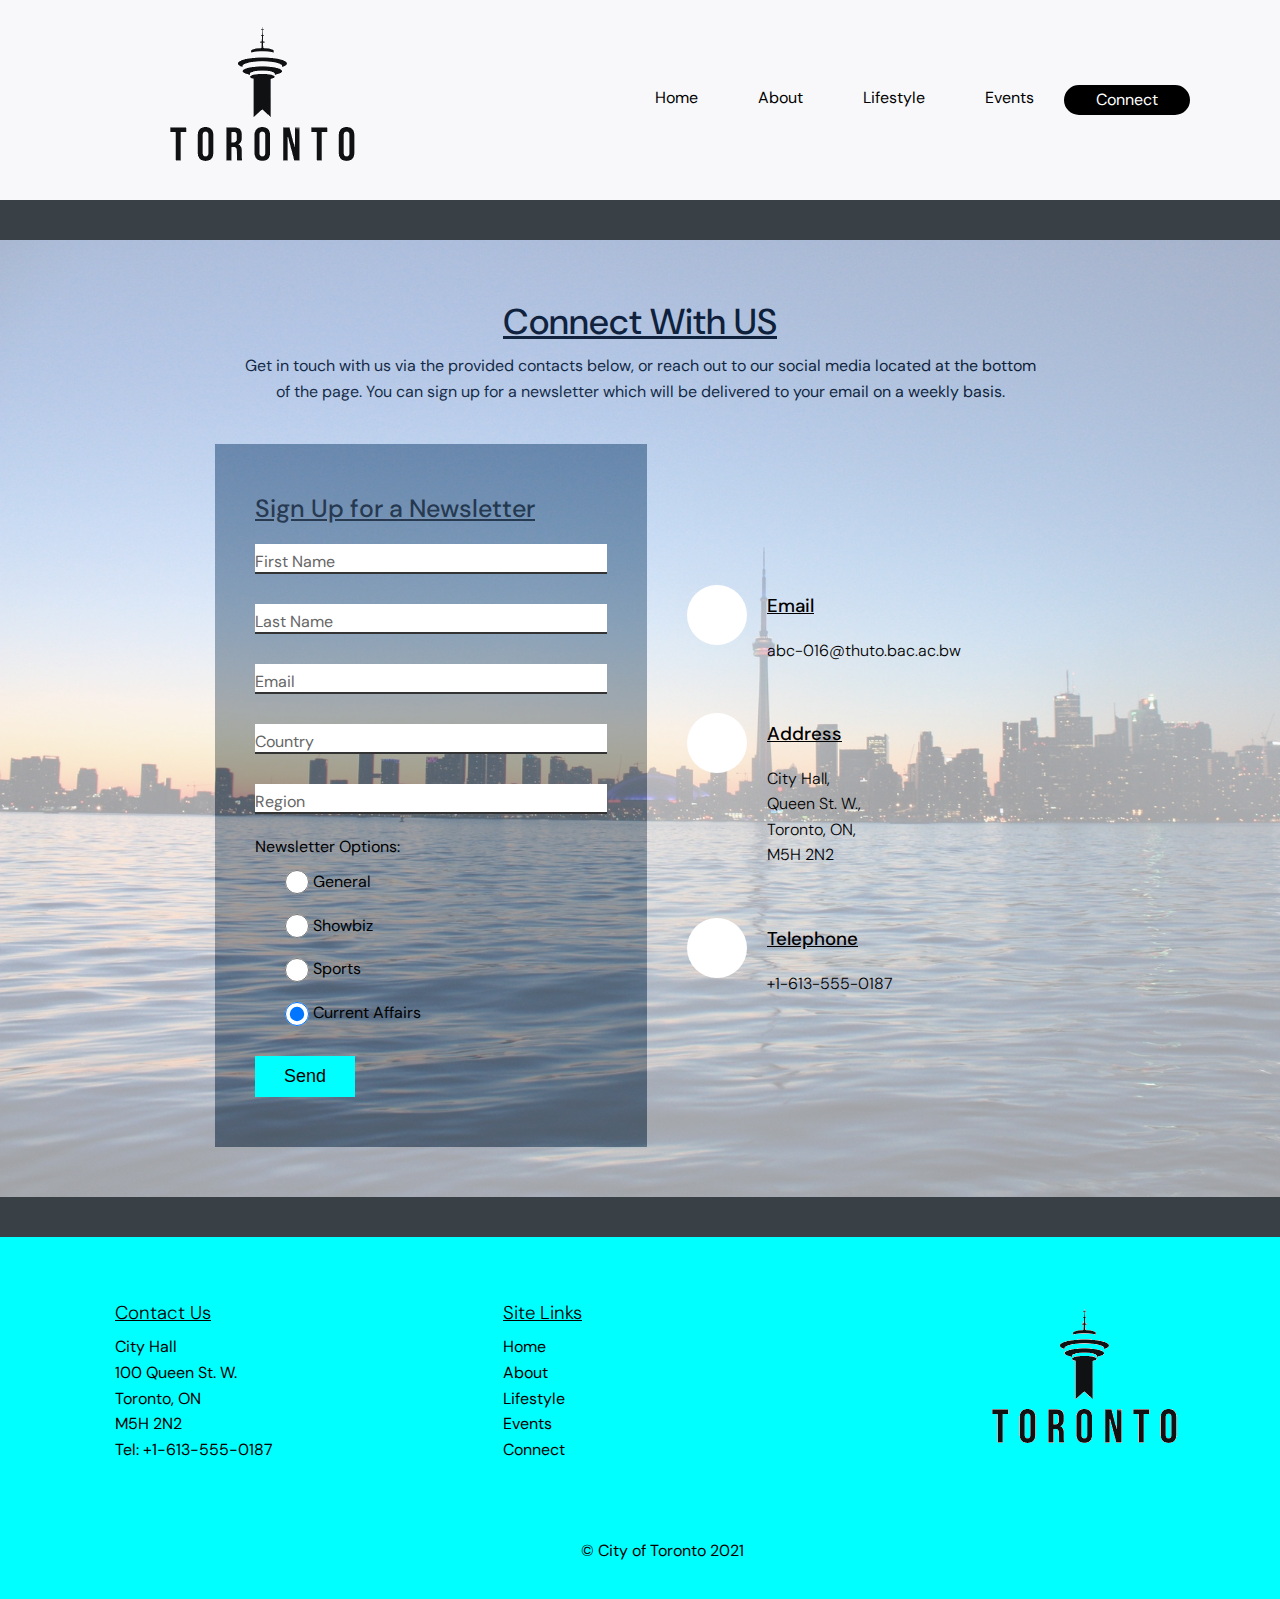
<file: Assignment/connect.html>
<!DOCTYPE html>
<html lang="en">
<head>
    <meta charset="UTF-8">
    <meta http-equiv="X-UA-Compatible" content="IE=edge">
    <meta name="viewport" content="width=device-width, initial-scale=1.0">
    <link rel="stylesheet" href="https://cdnjs.cloudflare.com/ajax/libs/font-awesome/5.15.3/css/all.min.css" integrity="sha512-iBBXm8fW90+nuLcSKlbmrPcLa0OT92xO1BIsZ+ywDWZCvqsWgccV3gFoRBv0z+8dLJgyAHIhR35VZc2oM/gI1w==" crossorigin="anonymous" />
    <link rel="stylesheet" href="style.css">
    <title>Connect With Us</title>
    <link rel="icon" href="./images/Torontologo.png" type="image/x-icon">
</head>
<body>
    <header class="navbar">
        <div class="container flex">
            <img src="./images/Torontologo.png" alt="Toronto logo">
            <nav>
                <ul>
                    <li><a href="index.html">Home</a></li>
                    <li><a href="about.html">About</a></li>
                    <li><a href="lifestyle.html">Lifestyle</a></li>
                    <li><a href="events.html">Events</a></li>
                    <li class="pagetab"><a href="connect.html">Connect</a></li>
                </ul>
            </nav>
        </div>
    </header>
    
    <div class="divbar1">
    </div>

    <section class="connect">
        <div class="content">
            <h2>Connect With US</h2>
            <p>
                Get in touch with us via the provided contacts below, or reach out to our social media located at the bottom of the page. You can sign up for a newsletter which will be delivered to your email on a weekly basis.
            </p>
        </div>
        <div class="cont-connect">
            <div class="news-form">
                <form action="thankyou.html" method="POST">
                    <h3>Sign Up for a Newsletter</h3>
                    <div class="details">
                        <input type="text" name="" required="required">
                        <span class="transform">First Name</span>
                    </div>
                    <div class="details">
                        <input type="text" name="" required="required">
                        <span class="transform">Last Name</span>
                    </div>
                    <div class="details">
                        <input type="text" name="" required="required">
                        <span class="transform">Email</span>
                    </div>
                    <div class="details">
                        <input type="text" name="" required="required">
                        <span class="transform">Country</span>
                    </div>
                    <div class="details">
                        <input type="text" name="" required="required">
                        <span class="transform">Region</span>
                    </div>
                    
                    <div class="details">
                        <label for="options">Newsletter Options:</label>
                        <div class="container">
                            <div class="radio">
                              <input id="radio-1" name="radio" type="radio" checked>
                              <span class="r-label">General</span>
                            </div>
                          
                            <div class="radio">
                              <input id="radio-2" name="radio" type="radio" checked>
                              <span class="r-label">Showbiz</span>
                            </div>

                            <div class="radio">
                                <input id="radio-3" name="radio" type="radio" checked>
                                <span class="radio-label">Sports</span>
                            </div>
                            
                            <div class="radio">
                                <input id="radio-4" name="radio" type="radio" checked>
                                <span class="radio-label">Current Affairs</span>
                            </div>
                        </div>
                    </div>
                    <div class="details">
                        <input type="submit" value="Send">
                    </div>
                </form>
            </div>

            <div class="contact-info">
                <div class="box">
                    <div class="contact-icons"><i class="fas fa-envelope-square"></i></div>
                    <div class="c-details">
                        <h3>Email</h3>
                        <p>
                            abc-016@thuto.bac.ac.bw
                        </p>
                    </div>
                </div>
                <div class="box">
                    <div class="contact-icons"><i class="fas fa-map-marker-alt"></i></div>
                    <div class="c-details">
                        <h3>Address</h3>
                        <p>
                            City Hall,<br>Queen St. W.,<br>Toronto, ON,<br>M5H 2N2
                        </p>
                    </div>
                </div>
                <div class="box">
                    <div class="contact-icons"><i class="fas fa-phone-square-alt"></i></div>
                    <div class="c-details">
                        <h3>Telephone</h3>
                        <p>
                            +1-613-555-0187
                        </p>
                    </div>
                </div>
            </div>
        </div>
    </section>
    
    <footer class="navbar">
        <div class="container2 flex2">
            <ul>
                <li><h3>Contact Us</h3></li>
                <li>City Hall</li>
                <li>100 Queen St. W.</li>
                <li>Toronto, ON</li>
                <li>M5H 2N2</li>
                <li>Tel: +1-613-555-0187</li>
            </ul>
            
            <nav>
                <ul>
                    <li><h3>Site Links</h3></li>
                    <li><a href="index.html">Home</a></li>
                    <li><a href="about.html">About</a></li>
                    <li><a href="lifestyle.html">Lifestyle</a></li>
                    <li><a href="events.html">Events</a></li>
                    <li><a href="connect.html">Connect</a></li>
                </ul>
            </nav>
            <img src="./images/Torontologo.png" alt="Torontologo">
        </div>

        
        <div class="socials">
            <a href="https://www.facebook.com/cityofto/"><i class="fab fa-facebook grow"></i></a>
            <a href="https://twitter.com/cityoftoronto"><i class="fab fa-twitter-square grow"></i></a>
            <a href="https://www.instagram.com/cityofto/"><i class="fab fa-instagram grow"></i></a>
            © City of Toronto 2021
        </div>
    </footer>
</body>
</html>
</file>
<file: style.css>
@import url('https://fonts.googleapis.com/css2?family=DM+Sans&display=swap');

* {
    box-sizing: border-box;
    padding: 0;
    margin: 0;
}


body {
    font-family: 'DM Sans', sans-serif;
    line-height: 1.6;
    color: black;
    max-width: 100%;
    overflow-x: hidden;
    background-color: #f8f8fa;
}

ul {
    list-style-type: none;
}

a {
    text-decoration: none;
    color: black;
}
h1, h2, h3 {
    font-weight: 300;
    line-height: 1.2;
    margin: 10px 0;
    text-decoration: underline;
}

p {
    margin: 10px 0;
}


.navbar img {
    max-width: 300px;
    min-width: 100px;
    height: auto;
}

.container ul {
    display: flex;
}

.container a {
    color: black;
    padding: 25px;
    margin: 0 5px;
}

.container a:hover {
    border-bottom: 2px solid black;
}

.pagetab {
    border: 2px solid black;
    border-radius: 25px;
    background-color: black;
}

.pagetab a {
    color: white;
}

.navbar .flex {
    justify-content: space-between;
}

.container {
    max-width: 1100px;
    margin: 0 auto;
    padding: 0 0 0 30px;
}

/*utility class*/
.flex {
    display: flex;
    align-items: center;
    height: 100%;
}

.divbar1 {
    border-bottom: 40px solid #3a4146;
    width: 100%;
}

/*home page*/

.mainimage img {
    height: 550px;
    border-bottom: 40px solid #3a4146;
    width: 100%;
    object-fit: cover;
}

.mainimage h1 {
    position: relative;
    left: 38%;
    bottom: 315px;
    padding: 0;
    margin: 0;
    font-size: 60px;
    color: white;
    font-weight: 600;
}

article h2 {
    color: #000;
    text-align: center;
    margin-bottom: 25px;
    width: 95%;
    box-sizing: border-box;

}

article p {
    width: 95%;
}

article {
    width: 95%;
    margin-left: auto;
    margin-bottom: 50px;
}

/*footer*/

.container2 {
    margin: auto;
    padding-top: 45px;
    display: flex;
    height: 100%;
    border-top: 40px solid #3a4146;
    background-color: aqua;
;
}

.container2 ul {
    padding: 10px 115px;
}

.container2 a:hover {
    border-bottom: 2px solid black;
}

.container2 img {
    margin-left: 245px;
}

.socials {
    background-color: aqua;
    padding: 20px;
    text-align: center;
}

.socials a {
    margin-right: 15px;
    font-size: 3em;
}

.grow {
    transition: all .2s ease-in-out;
}

.grow:hover {
    transform: scale(1.5);
    color: #e91e63;
}

.sidebar a:hover {
    color: white;
}

/*about*/

.wrapper {
    width: 100%;
    margin: 0 auto;
    position: relative;
    box-sizing: border-box;
}


.sidebar {
    position: sticky;
    width: 135px;
    height: 155px;
    background-color: aqua;
    border-top-right-radius: 5%;
    border-bottom-right-radius: 5%;
    top: 0;
    padding: 0;
}

.sidebar h4 {
    background-color: darkgray;
    width: 135px;
    border-top-right-radius: 5%;
    padding: 0 5px;
}

.sidebar a {
    display: block;
    padding: 0 5px;
}

.page {
    display: grid;
    grid-template-columns: 200px auto;
    margin-top: 40px;
}

.main-s {
    grid-column-start: 2;
    margin-right: 5%;
    margin-bottom: 5%;
}
.main-s h2 {
    margin-top: 40px;
}

.main-s img {
    max-height: 600px;
    max-width: 95%;
    box-shadow: 0 4px 8px 0 rgba(0, 0, 0, 0.2), 0 6px 20px 0 rgba(0, 0, 0, 0.19);
    margin-bottom: 60px;
}

/*video*/

.vid {
    margin-top: 0;
    margin-bottom: 0;
    width: 100%;
    height: 100%;
    background-color: #0e0e0e;
}

.vid h2 {
    text-align: center;
    margin-bottom: 25px;
    margin-top: 0;
    padding-top: 25px;
    color: #f8f8fa;
}

.vid video {
    position: relative;
    left: 25%;
    width: 50%;
    height: 50%;
}

/*sliders*/

.slider {
    overflow: hidden;
    background-color: #0e0e0e;
    margin-top: 0;
    margin-bottom: 0;
    padding-bottom: 60px;
}

.slider h2 {
    text-align: center;
    margin-top: 10%;
    margin-bottom: 25px;
    color: #f8f8fa;
}

.slider figure {
    position: relative;
    width: 500%;
    margin: 0;
    left: 0;
    animation: 20s slider infinite;
}

.t-container {
    float: left;
    width: 20%;
    height: 500px;
    position: relative;
    text-align: center;
}

.t-container img {
    height: 500px;
    width: 100%;
    object-fit: cover;
    object-position: center;
}
#img3 {
    object-position: bottom;
}


@keyframes slider{
    0% {
        left: 0;
    }
    20% {
        left: 0;
    }
    25% {
        left: -100%;
    }
    45% {
        left: -100%;
    }
    50% {
        left: -200%;
    }
    70% {
        left: -200%;
    }
    75% {
        left: -300%;
    }
    95% {
        left: -300%;
    }
    100% {
        left: -400%;
    }
}

.text {
    width: 100%;
    position: absolute;
    bottom: 8px;
    left: 50%;
    margin-left: -50%;
    color: white;
    font-weight: bold;
}

/*events page*/

.con-event {
    max-width: 800px;
    margin: 0 auto; 
}

.year {
    font-size: 40px;
    text-align: center;
    border-bottom: 1px solid #b1b1b1;
}

.event {
    box-shadow: 0 4px 16px -8px rgba(0, 0, 0, 0.4);
    display: flex;
    border-radius: 8px;
    margin: 32px 0;
}

.l-event {
    background: #222;
    min-width: 82px;
    display: flex;
    align-items: center;
    justify-content: center;
    color: white;
    font-weight: bold;
    text-align: center;
    border-radius: 8px 0 0 8px;
    padding: 8px 48px;
}

.day {
    font-size: 56px;
}

.month {
    font-size: 16px;
}

.r-event {
    display: flex;
    flex-direction: column;
    justify-content: center;
    padding: 0 24px;
}

.title {
    font-size: 24px;
    margin: 24px 0 10px 0;
    font-weight: bold;
}

.discription {
    padding-bottom: 15px;
}

.timing {
    background-color: aqua;
    display: flex;
    align-items: center;
    justify-content: start;
    padding: 0 10px;
    border-radius: 0 8px 8px 0;
}

.timing img {
    padding-right: 4px;
}

/*connect page*/

.connect {
    position: relative;
    min-height: 100%;
    padding: 50px 100px;
    display: flex;
    justify-content: center;
    align-items: center;
    flex-direction: column;
}

.connect::before {
    content: "";
    background-image: url("./images/toronto-73508_1920.jpg");
    background-size: cover;
    position: absolute;
    top: 0px;
    right: 0px;
    bottom: 0px;
    left: 0px;
    opacity: 0.35;
}

.content {
    max-width: 800px;
    text-align: center;
}

.content h2 {
    font-size: 36px;
    font-weight: 500;
}

.cont-connect {
    width: 100%;
    display: flex;
    justify-content: center;
    align-items: center;
    margin-top: 30px;
}

.news-form {
    width: 40%;
    padding: 40px;
    background: lightslategray;
}

.news-form h3 {
    font-size: 25px;
    font-weight: 500;
}

.news-form .details {
    position: relative;
    width: 100%;
    margin-top: 10px;
}

.details input {
    width: 100%;
    padding: 5px 0;
    margin: 10px 0;
    font-size: 16px;
    border: none;
    border-bottom: 2px solid #333;
    outline: none;
}

.details .transform {
    position: absolute;
    left: 0;
    padding: 5px 0;
    margin: 10px 0;
    font-size: 16px;
    pointer-events: none;
    transition: 0.5s;
    color: #666;
}

.details input:focus ~ .transform,
.details input:valid ~ .transform {
    color: #e91e63;
    font-size: 12px;
    transform: translateY(-20px);
}

.details .container {
  min-height: 100%;
  width: 100%;
}

.radio input {
    vertical-align: middle;
    width: 24px;
    height: 24px;
    cursor: pointer;
}

.r-label {
    vertical-align: middle;
}

.details input[type="submit"] {
    width: 100px;
    background: aqua;
    border: none;
    cursor: pointer;
    padding: 10px;
    font-size: 18px;
}

/*contacts*/

.contact-info {
    width: 35%;
    display: flex;
    flex-direction: column;
    margin-left: 40px;
}

.contact-info .box {
    position: relative;
    padding: 20px 0;
    display: flex;
}

.contact-icons {
    min-width: 60px;
    height: 60px;
    background: #fff;
    display: flex;
    justify-content: center;
    align-items: center;
    border-radius: 50%;
    font-size: 22px;
}

.c-details {
    display: flex;
    margin-left: 20px;
    font-size: 16px;
    flex-direction: column;
    font-weight: 300;
}

.c-details h3 {
    font-weight: 500;
}

/*thank you page*/

.bg-thanks {
    width: 100%;
    max-height: auto;
    margin-top: 60px;
    margin-bottom: 60px;
    display: flex;
    flex-direction: column;
}

.bg-thanks img {
    margin-left: auto;
    margin-right: auto;
}

.bg-thanks p {
    text-align: center;
    margin-top: 20px;
    margin-bottom: 60px;
}

.bg-thanks span {
    background-color: aqua;
    padding: 10px;
    border-radius: 8px;
    margin-left: auto;
    margin-right: auto;
}

.bg-thanks a:hover {
    color: white;
}

/*Mobile*/
@media (max-width: 500px) {
    /*nav and homepage*/
    .navbar {
        height: auto;
        overflow: hidden;
    }
    .navbar .flex {
        flex-direction: column;
    }
    .navbar ul {
        padding: 0;
        margin: 0;
        align-items: center;
        flex-direction: column;
    }
    .container li {
        padding: 5px 0;
    }
    .container a:hover {
        color: aqua;
        border-bottom: none;
    }
    .container {
        padding: 15px 0;
    }
    .container2 {
        margin: auto;
        padding-top: 45px;
        display: flex;
        height: 100%;
        border-top: 40px solid #3a4146;
        background-color: aqua;
    }
    .flex2 {
        flex-direction: column;
    }
    .container2 ul {
        margin-left: 50px;
    }
    .container2 img {
        margin: auto;
    }
    .mainimage {
        max-height: 550px;
        border-bottom: 40px solid #3a4146;
        width: auto;
        object-fit: cover;
        overflow: hidden;
    }
    .mainimage h1 {
        left: 27%;
        font-size: 30px;
        color: white;
        font-weight: 600;
    }
    article p {
        width: 80%;
        margin: auto;
    }
    
    article {
        width: 95%;
        margin: auto;
        margin: 50px 0;
        overflow: hidden;
    }
    /*about*/
    .wrapper {
        width: 100%;
        padding: 0 15px;
        position: relative;
        overflow: hidden;
    }
    .sidebar {
        display: none;
        overflow: hidden;
    }
    
    .page {
        display: flex;
        width: 100%;
        margin: 25px 0;
        grid-template-columns: none;
        overflow: hidden;
    }
    
    .main-s {
        flex-direction: column;
        grid-column-start: none;
        overflow: hidden;
    }
    
    .main-s img {
        max-height: 370px;
        width: 95%;
        box-shadow: 0 4px 8px 0 rgba(0, 0, 0, 0.2), 0 6px 20px 0 rgba(0, 0, 0, 0.19);
        margin-bottom: 60px;
        overflow: hidden;
    }
        
    /*connect*/
    .connect {
        position: relative;
        min-height: 100%;
        padding: 50px 50px;
        display: flex;
        justify-content: center;
        align-items: center;
        flex-direction: column;
    }
    
    .content h2 {
        font-size: 36px;
        font-weight: 500;
    }
    
    .cont-connect {
        width: 100%;
        flex-direction: column;
        justify-content: center;
        align-items: center;
        margin-top: 30px;
    }
    
    .news-form {
        width: 100%;
        padding: 20px;
        background: lightslategray;
    }
    
    .news-form h3 {
        font-size: 25px;
        font-weight: 500;
    }
    
    .news-form .details {
        position: relative;
        width: 100%;
        margin-top: 10px;
    }
    
    .details input {
        width: 100%;
        padding: 5px 0;
        margin: 10px 0;
        font-size: 16px;
        border: none;
        border-bottom: 2px solid #333;
        outline: none;
    }
    
    .details .transform {
        position: absolute;
        left: 0;
        padding: 5px 0;
        margin: 10px 0;
        font-size: 16px;
        pointer-events: none;
        transition: 0.5s;
        color: #666;
    }
    
    .details input:focus ~ .transform,
    .details input:valid ~ .transform {
        color: #e91e63;
        font-size: 12px;
        transform: translateY(-20px);
    }
    
    .details .container {
      min-height: 100%;
      width: 100%;
    }
    
    .radio input {
        vertical-align: middle;
        width: 24px;
        height: 24px;
        cursor: pointer;
    }
    
    .r-label {
        vertical-align: middle;
    }
  
    .contact-info {
        width: 100%;
        display: flex;
        flex-direction: column;
        margin-left: 0;
    }
}


/*Tablets and below*/
@media (max-width: 768px) and (min-width: 501px) {
    .navbar {
        overflow: hidden;
    }
    .mainimage {
        overflow: hidden;
    }
    article {
        overflow: hidden;
    }
    .navbar ul {
        padding: 0 20px 0 0  ;
        margin: 0 80px 0 0;
        align-items: center;
        flex-direction: column;
    }
    .container li {
        padding: 5px 0;
    }
    .container a:hover {
        color: aqua;
        border-bottom: none;
    }
    .container a {
        padding-left: 25px;
        text-align: center;
    }
    .container2 img {
        margin: 5px 0;
        padding: 0;
        max-height: 500px;
    }
    .container2 ul {
        padding: 0 0 0 25px;
        margin-right: 10%;
    }
    .mainimage h1 {
        font-size: 40px;
    }
    /*about*/
    .wrapper {
        width: 100%;
        margin: 0 auto;
        position: relative;
        box-sizing: border-box;
    }

    .sidebar {
        position: sticky;
        width: 135px;
        height: 155px;
        background-color: aqua;
        border-top-right-radius: 5%;
        border-bottom-right-radius: 5%;
        top: 0;
        padding: 0;
    }

    .sidebar h4 {
        background-color: darkgray;
        width: 135px;
        border-top-right-radius: 5%;
        padding: 0 5px;
    }

    .sidebar a {
        display: block;
        padding: 0 5px;
    }

    .page {
        display: grid;
        grid-template-columns: 160px auto;
        margin-top: 40px;
        width: 100%;
        margin-bottom: 20px;
    }

    .main-s {
        grid-column-start: 2;
        margin-right: 10px;
        min-width: 50%;
    }

    .main-s img {
        max-height: 450px;
        box-shadow: 0 4px 8px 0 rgba(0, 0, 0, 0.2), 0 6px 20px 0 rgba(0, 0, 0, 0.19);
        margin-bottom: 60px;
    }
    .news-form {
        width: 60%;
        padding: 30px;
        background: lightslategray;
    }
    .contact-info {
        width: 60%;
        display: flex;
        flex-direction: column;
        margin-left: 20px;
    }

}

/*other*/
@media (max-width: 1100px) and (min-width: 769px) {
    .navbar {
        overflow: hidden;
    }
    .mainimage {
        overflow: hidden;
    }
    article {
        overflow: hidden;
    }
    .container {
        padding: 15px 5px;
    }
    .container2 ul {
        padding: 0 0 0 25px;
        margin-right: 10%;
    }
    .container2 img {
        padding-right: 20px;
        margin: auto;
    }
    /*about*/
    .wrapper {
        width: 100%;
        margin: 0 auto;
        position: relative;
        box-sizing: border-box;
    }

    .sidebar {
        position: sticky;
        width: 135px;
        height: 155px;
        background-color: aqua;
        border-top-right-radius: 5%;
        border-bottom-right-radius: 5%;
        top: 0;
        padding: 0;
    }

    .page {
        display: grid;
        grid-template-columns: 160px auto;
        margin-top: 40px;
        width: 100%;
        margin-bottom: 20px;
    }

    .main-s {
        grid-column-start: 2;
        margin-right: 10px;
        min-width: 50%;
    }

    .main-s img {
        max-height: 450px;
        box-shadow: 0 4px 8px 0 rgba(0, 0, 0, 0.2), 0 6px 20px 0 rgba(0, 0, 0, 0.19);
        margin-bottom: 60px;
    }
}
</file>
<file: Assignment/style.css>
@import url('https://fonts.googleapis.com/css2?family=DM+Sans&display=swap');

* {
    box-sizing: border-box;
    padding: 0;
    margin: 0;
}


body {
    font-family: 'DM Sans', sans-serif;
    line-height: 1.6;
    color: black;
    max-width: 100%;
    overflow-x: hidden;
    background-color: #f8f8fa;
}

ul {
    list-style-type: none;
}

a {
    text-decoration: none;
    color: black;
}
h1, h2, h3 {
    font-weight: 300;
    line-height: 1.2;
    margin: 10px 0;
    text-decoration: underline;
}

p {
    margin: 10px 0;
}


.navbar img {
    max-width: 300px;
    min-width: 100px;
    height: auto;
}

.container ul {
    display: flex;
}

.container a {
    color: black;
    padding: 25px;
    margin: 0 5px;
}

.container a:hover {
    border-bottom: 2px solid black;
}

.pagetab {
    border: 2px solid black;
    border-radius: 25px;
    background-color: black;
}

.pagetab a {
    color: white;
}

.navbar .flex {
    justify-content: space-between;
}

.container {
    max-width: 1100px;
    margin: 0 auto;
    padding: 0 0 0 30px;
}

/*utility class*/
.flex {
    display: flex;
    align-items: center;
    height: 100%;
}

.divbar1 {
    border-bottom: 40px solid #3a4146;
    width: 100%;
}

/*home page*/

.mainimage img {
    height: 550px;
    border-bottom: 40px solid #3a4146;
    width: 100%;
    object-fit: cover;
}

.mainimage h1 {
    position: relative;
    left: 38%;
    bottom: 315px;
    padding: 0;
    margin: 0;
    font-size: 60px;
    color: white;
    font-weight: 600;
}

article h2 {
    color: #000;
    text-align: center;
    margin-bottom: 25px;
    width: 95%;
    box-sizing: border-box;

}

article p {
    padding: 10px;
}

article {
    width: 95%;
    margin-left: auto;
    margin-bottom: 50px;
}

/*footer*/

.container2 {
    margin: auto;
    padding-top: 45px;
    display: flex;
    height: 100%;
    border-top: 40px solid #3a4146;
    background-color: aqua;
;
}

.container2 ul {
    padding: 10px 115px;
}

.container2 a:hover {
    border-bottom: 2px solid black;
}

.container2 img {
    margin-left: 245px;
}

.socials {
    background-color: aqua;
    padding: 20px;
    text-align: center;
}

.socials a {
    margin-right: 15px;
    font-size: 3em;
}

.grow {
    transition: all .2s ease-in-out;
}

.grow:hover {
    transform: scale(1.5);
    color: #e91e63;
}

.sidebar a:hover {
    color: white;
}

/*about*/

.wrapper {
    width: 100%;
    margin: 0 auto;
    position: relative;
    box-sizing: border-box;
}


.sidebar {
    position: sticky;
    width: 135px;
    height: 155px;
    background-color: aqua;
    border-top-right-radius: 5%;
    border-bottom-right-radius: 5%;
    top: 0;
    padding: 0;
}

.sidebar h4 {
    background-color: darkgray;
    width: 135px;
    border-top-right-radius: 5%;
    padding: 0 5px;
}

.sidebar a {
    display: block;
    padding: 0 5px;
}

.page {
    display: grid;
    grid-template-columns: 200px auto;
    margin-top: 40px;
}

.main-s {
    grid-column-start: 2;
    margin-right: 5%;
    margin-bottom: 5%;
}
.main-s h2 {
    margin-top: 40px;
}

.main-s img {
    max-height: 600px;
    max-width: 95%;
    box-shadow: 0 4px 8px 0 rgba(0, 0, 0, 0.2), 0 6px 20px 0 rgba(0, 0, 0, 0.19);
    margin-bottom: 60px;
}

/*video*/

.vid {
    margin-top: 0;
    margin-bottom: 0;
    width: 100%;
    height: 100%;
    background-color: #0e0e0e;
}

.vid h2 {
    text-align: center;
    margin-bottom: 25px;
    margin-top: 0;
    padding-top: 25px;
    color: #f8f8fa;
}

.vid video {
    position: relative;
    left: 25%;
    width: 50%;
    height: 50%;
}

/*sliders*/

.slider {
    overflow: hidden;
    background-color: #0e0e0e;
    margin-top: 0;
    margin-bottom: 0;
    padding-bottom: 60px;
}

.slider h2 {
    text-align: center;
    margin-top: 10%;
    margin-bottom: 25px;
    color: #f8f8fa;
}

.slider figure {
    position: relative;
    width: 500%;
    margin: 0;
    left: 0;
    animation: 20s slider infinite;
}

.t-container {
    float: left;
    width: 20%;
    height: 500px;
    position: relative;
    text-align: center;
}

.t-container img {
    height: 500px;
    width: 100%;
    object-fit: cover;
    object-position: center;
}
#img3 {
    object-position: bottom;
}


@keyframes slider{
    0% {
        left: 0;
    }
    20% {
        left: 0;
    }
    25% {
        left: -100%;
    }
    45% {
        left: -100%;
    }
    50% {
        left: -200%;
    }
    70% {
        left: -200%;
    }
    75% {
        left: -300%;
    }
    95% {
        left: -300%;
    }
    100% {
        left: -400%;
    }
}

.text {
    width: 100%;
    position: absolute;
    bottom: 8px;
    left: 50%;
    margin-left: -50%;
    color: white;
    font-weight: bold;
}

/*events page*/

.con-event {
    max-width: 800px;
    margin: 0 auto; 
}

.year {
    font-size: 40px;
    text-align: center;
    border-bottom: 1px solid #b1b1b1;
}

.event {
    box-shadow: 0 4px 16px -8px rgba(0, 0, 0, 0.4);
    display: flex;
    border-radius: 8px;
    margin: 32px 0;
}

.l-event {
    background: #222;
    min-width: 82px;
    display: flex;
    align-items: center;
    justify-content: center;
    color: white;
    font-weight: bold;
    text-align: center;
    border-radius: 8px 0 0 8px;
    padding: 8px 48px;
}

.day {
    font-size: 56px;
}

.month {
    font-size: 16px;
}

.r-event {
    display: flex;
    flex-direction: column;
    justify-content: center;
    padding: 0 24px;
}

.title {
    font-size: 24px;
    margin: 24px 0 10px 0;
    font-weight: bold;
}

.discription {
    padding-bottom: 15px;
}

.timing {
    background-color: aqua;
    display: flex;
    align-items: center;
    justify-content: start;
    padding: 0 10px;
    border-radius: 0 8px 8px 0;
}

.timing img {
    padding-right: 4px;
}

/*connect page*/

.connect {
    position: relative;
    min-height: 100%;
    padding: 50px 100px;
    display: flex;
    justify-content: center;
    align-items: center;
    flex-direction: column;
}

.connect::before {
    content: "";
    background-image: url("./images/toronto-73508_1920.jpg");
    background-size: cover;
    position: absolute;
    top: 0px;
    right: 0px;
    bottom: 0px;
    left: 0px;
    opacity: 0.35;
}

.content {
    max-width: 800px;
    text-align: center;
}

.content h2 {
    font-size: 36px;
    font-weight: 500;
}

.cont-connect {
    width: 100%;
    display: flex;
    justify-content: center;
    align-items: center;
    margin-top: 30px;
}

.news-form {
    width: 40%;
    padding: 40px;
    background: lightslategray;
}

.news-form h3 {
    font-size: 25px;
    font-weight: 500;
}

.news-form .details {
    position: relative;
    width: 100%;
    margin-top: 10px;
}

.details input {
    width: 100%;
    padding: 5px 0;
    margin: 10px 0;
    font-size: 16px;
    border: none;
    border-bottom: 2px solid #333;
    outline: none;
}

.details .transform {
    position: absolute;
    left: 0;
    padding: 5px 0;
    margin: 10px 0;
    font-size: 16px;
    pointer-events: none;
    transition: 0.5s;
    color: #666;
}

.details input:focus ~ .transform,
.details input:valid ~ .transform {
    color: #e91e63;
    font-size: 12px;
    transform: translateY(-20px);
}

.details .container {
  min-height: 100%;
  width: 100%;
}

.radio input {
    vertical-align: middle;
    width: 24px;
    height: 24px;
    cursor: pointer;
}

.r-label {
    vertical-align: middle;
}

.details input[type="submit"] {
    width: 100px;
    background: aqua;
    border: none;
    cursor: pointer;
    padding: 10px;
    font-size: 18px;
}

/*contacts*/

.contact-info {
    width: 35%;
    display: flex;
    flex-direction: column;
    margin-left: 40px;
}

.contact-info .box {
    position: relative;
    padding: 20px 0;
    display: flex;
}

.contact-icons {
    min-width: 60px;
    height: 60px;
    background: #fff;
    display: flex;
    justify-content: center;
    align-items: center;
    border-radius: 50%;
    font-size: 22px;
}

.c-details {
    display: flex;
    margin-left: 20px;
    font-size: 16px;
    flex-direction: column;
    font-weight: 300;
}

.c-details h3 {
    font-weight: 500;
}

/*thank you page*/

.bg-thanks {
    width: 100%;
    max-height: auto;
    margin-top: 60px;
    margin-bottom: 60px;
    display: flex;
    flex-direction: column;
}

.bg-thanks img {
    margin-left: auto;
    margin-right: auto;
}

.bg-thanks p {
    text-align: center;
    margin-top: 20px;
    margin-bottom: 60px;
}

.bg-thanks span {
    background-color: aqua;
    padding: 10px;
    border-radius: 8px;
    margin-left: auto;
    margin-right: auto;
}

.bg-thanks a:hover {
    color: white;
}

/*Mobile*/
@media (max-width: 500px) {
    /*nav and homepage*/
    .navbar {
        height: auto;
    }
    .navbar .flex {
        flex-direction: column;
    }
    .navbar ul {
        padding:0  ;
        margin: 0 5px;
        align-items: center;
        flex-direction: column;
    }
    .container a {
        padding: 20px 0;
    }
    .container a:hover {
        color: aqua;
        border-bottom: none;
    }
    .container {
        padding: 15px 5px;
    }
    .container2 ul {
        padding: 0 0 0 25px;
    }
    .container2 img {
        padding-right: 50px;
        margin: auto;
    }
    .mainimage h1 {
        left: 27%;
    }
    /*about*/
    .wrapper {
        width: 100%;
        margin: 0 15px;
        position: relative;
    }
    .sidebar {
        display: none;
    }
    
    .page {
        display: flex;
        width: 100%;
        margin: 25px 0;
        grid-template-columns: none;
    }
    
    .main-s {
        flex-direction: column;
        grid-column-start: none
    }
    
    .main-s img {
        max-height: 370px;
        width: 95%;
        box-shadow: 0 4px 8px 0 rgba(0, 0, 0, 0.2), 0 6px 20px 0 rgba(0, 0, 0, 0.19);
        margin-bottom: 60px;
    }
    /*connect*/
    .connect {
        position: relative;
        min-height: 100%;
        padding: 50px 100px;
        display: flex;
        justify-content: center;
        align-items: center;
        flex-direction: column;
    }
    
    .content h2 {
        font-size: 36px;
        font-weight: 500;
    }
    
    .cont-connect {
        width: 100%;
        flex-direction: column;
        justify-content: center;
        align-items: center;
        margin-top: 30px;
    }
    
    .news-form {
        width: 100%;
        padding: 40px;
        background: lightslategray;
    }
    
    .news-form h3 {
        font-size: 25px;
        font-weight: 500;
    }
    
    .news-form .details {
        position: relative;
        width: 100%;
        margin-top: 10px;
    }
    
    .details input {
        width: 100%;
        padding: 5px 0;
        margin: 10px 0;
        font-size: 16px;
        border: none;
        border-bottom: 2px solid #333;
        outline: none;
    }
    
    .details .transform {
        position: absolute;
        left: 0;
        padding: 5px 0;
        margin: 10px 0;
        font-size: 16px;
        pointer-events: none;
        transition: 0.5s;
        color: #666;
    }
    
    .details input:focus ~ .transform,
    .details input:valid ~ .transform {
        color: #e91e63;
        font-size: 12px;
        transform: translateY(-20px);
    }
    
    .details .container {
      min-height: 100%;
      width: 100%;
    }
    
    .radio input {
        vertical-align: middle;
        width: 24px;
        height: 24px;
        cursor: pointer;
    }
    
    .r-label {
        vertical-align: middle;
    }
  
    .contact-info {
        width: 100%;
        display: flex;
        flex-direction: column;
        margin-left: 0;
    }
}


/*Tablets and below*/
@media (max-width: 768px) and (min-width: 501px) {
    .navbar ul {
        padding: 0 20px 0 0  ;
        margin: 0 80px 0 0;
        align-items: center;
        flex-direction: column;
    }
    .container a:hover {
        color: aqua;
        border-bottom: none;
    }
    .container a {
        padding-left: 25px;
        text-align: center;
    }
    .container2 img {
        margin: 5px 0;
        padding: 0;
        max-height: 500px;
    }
    .container2 ul {
        padding: 0 0 0 25px;
        margin-right: 10%;
    }
    /*about*/
    .wrapper {
        width: 100%;
        margin: 0 auto;
        position: relative;
        box-sizing: border-box;
    }

    .sidebar {
        position: sticky;
        width: 135px;
        height: 155px;
        background-color: aqua;
        border-top-right-radius: 5%;
        border-bottom-right-radius: 5%;
        top: 0;
        padding: 0;
    }

    .sidebar h4 {
        background-color: darkgray;
        width: 135px;
        border-top-right-radius: 5%;
        padding: 0 5px;
    }

    .sidebar a {
        display: block;
        padding: 0 5px;
    }

    .page {
        display: grid;
        grid-template-columns: 160px auto;
        margin-top: 40px;
        width: 100%;
        margin-bottom: 20px;
    }

    .main-s {
        grid-column-start: 2;
        margin-right: 10px;
        min-width: 50%;
    }

    .main-s img {
        max-height: 450px;
        box-shadow: 0 4px 8px 0 rgba(0, 0, 0, 0.2), 0 6px 20px 0 rgba(0, 0, 0, 0.19);
        margin-bottom: 60px;
    }
    .news-form {
        width: 60%;
        padding: 30px;
        background: lightslategray;
    }
    .contact-info {
        width: 60%;
        display: flex;
        flex-direction: column;
        margin-left: 20px;
    }

}

/*other*/
@media (max-width: 1100px) and (min-width: 769px) {
    .container {
        padding: 15px 5px;
    }
    .container2 ul {
        padding: 0 0 0 25px;
        margin-right: 10%;
    }
    .container2 img {
        padding-right: 20px;
        margin: auto;
    }
    /*about*/
    .wrapper {
        width: 100%;
        margin: 0 auto;
        position: relative;
        box-sizing: border-box;
    }

    .sidebar {
        position: sticky;
        width: 135px;
        height: 155px;
        background-color: aqua;
        border-top-right-radius: 5%;
        border-bottom-right-radius: 5%;
        top: 0;
        padding: 0;
    }

    .page {
        display: grid;
        grid-template-columns: 160px auto;
        margin-top: 40px;
        width: 100%;
        margin-bottom: 20px;
    }

    .main-s {
        grid-column-start: 2;
        margin-right: 10px;
        min-width: 50%;
    }

    .main-s img {
        max-height: 450px;
        box-shadow: 0 4px 8px 0 rgba(0, 0, 0, 0.2), 0 6px 20px 0 rgba(0, 0, 0, 0.19);
        margin-bottom: 60px;
    }
}
</file>
